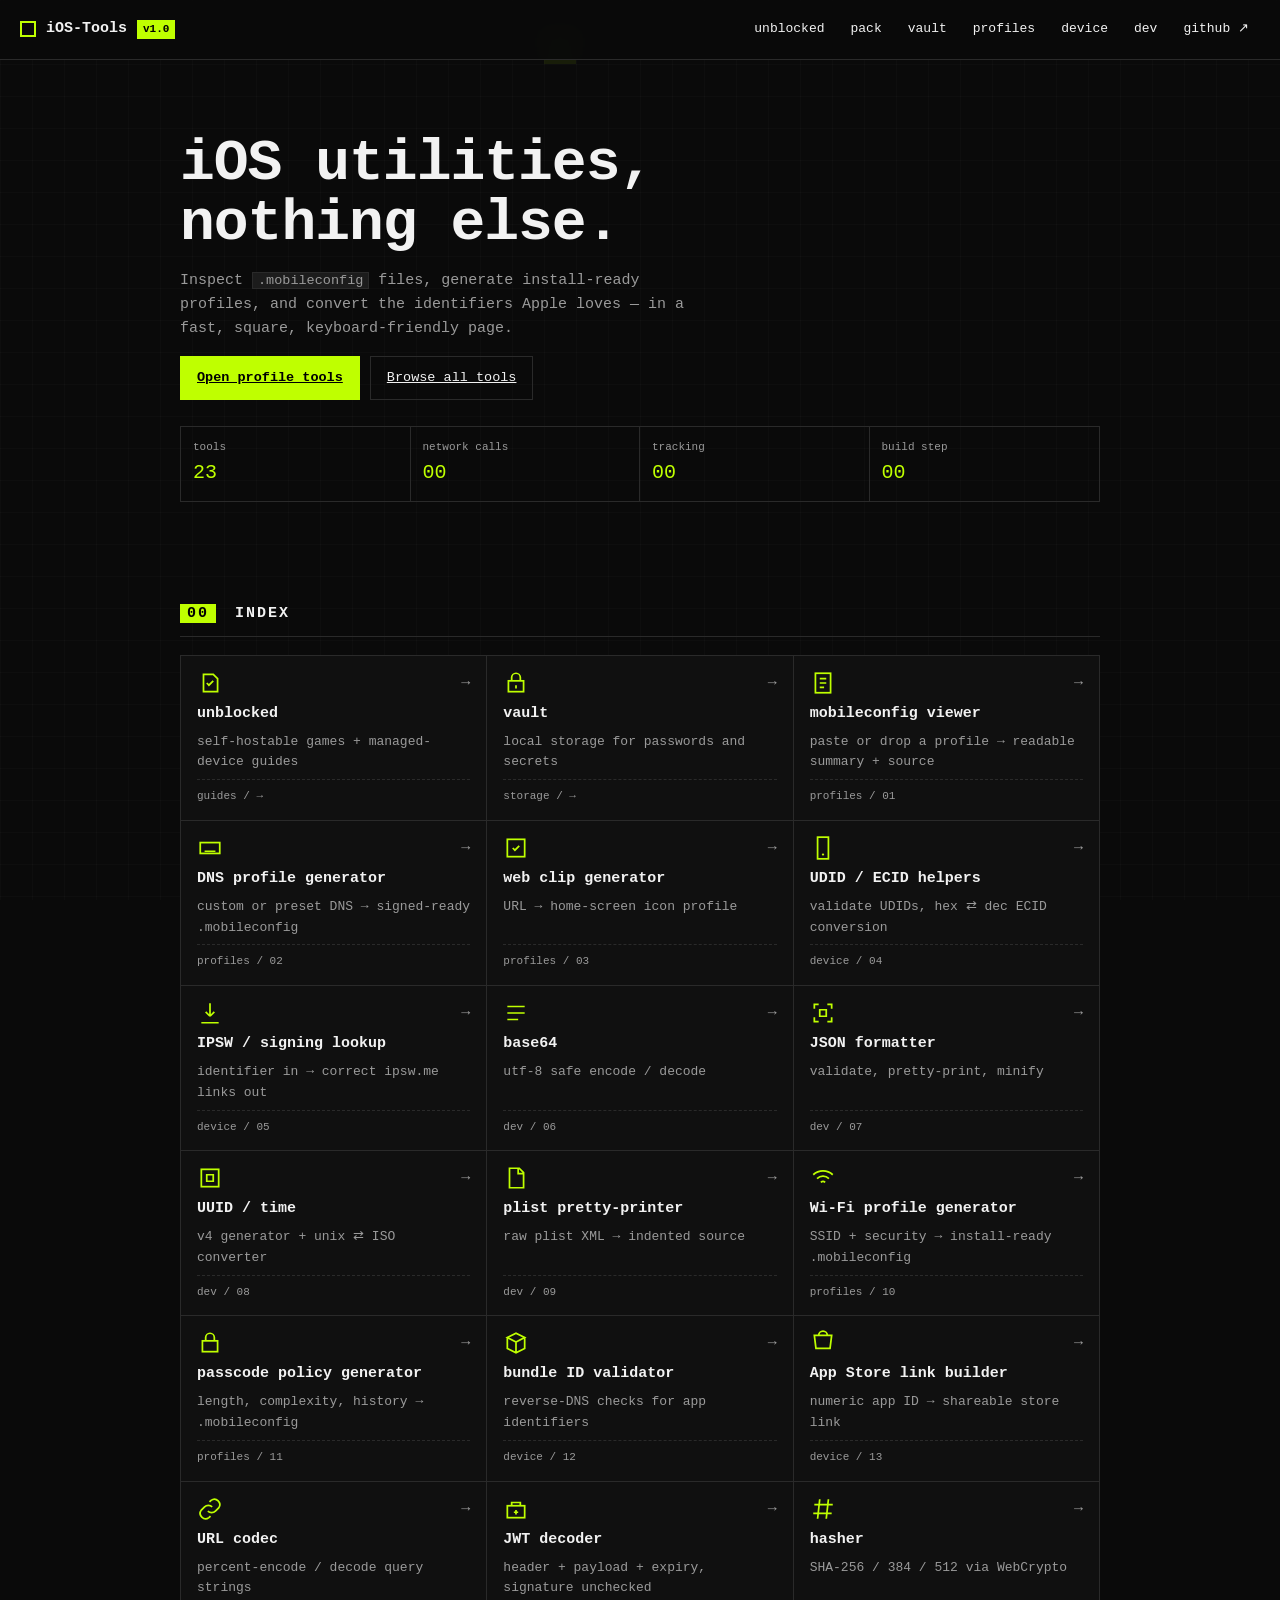
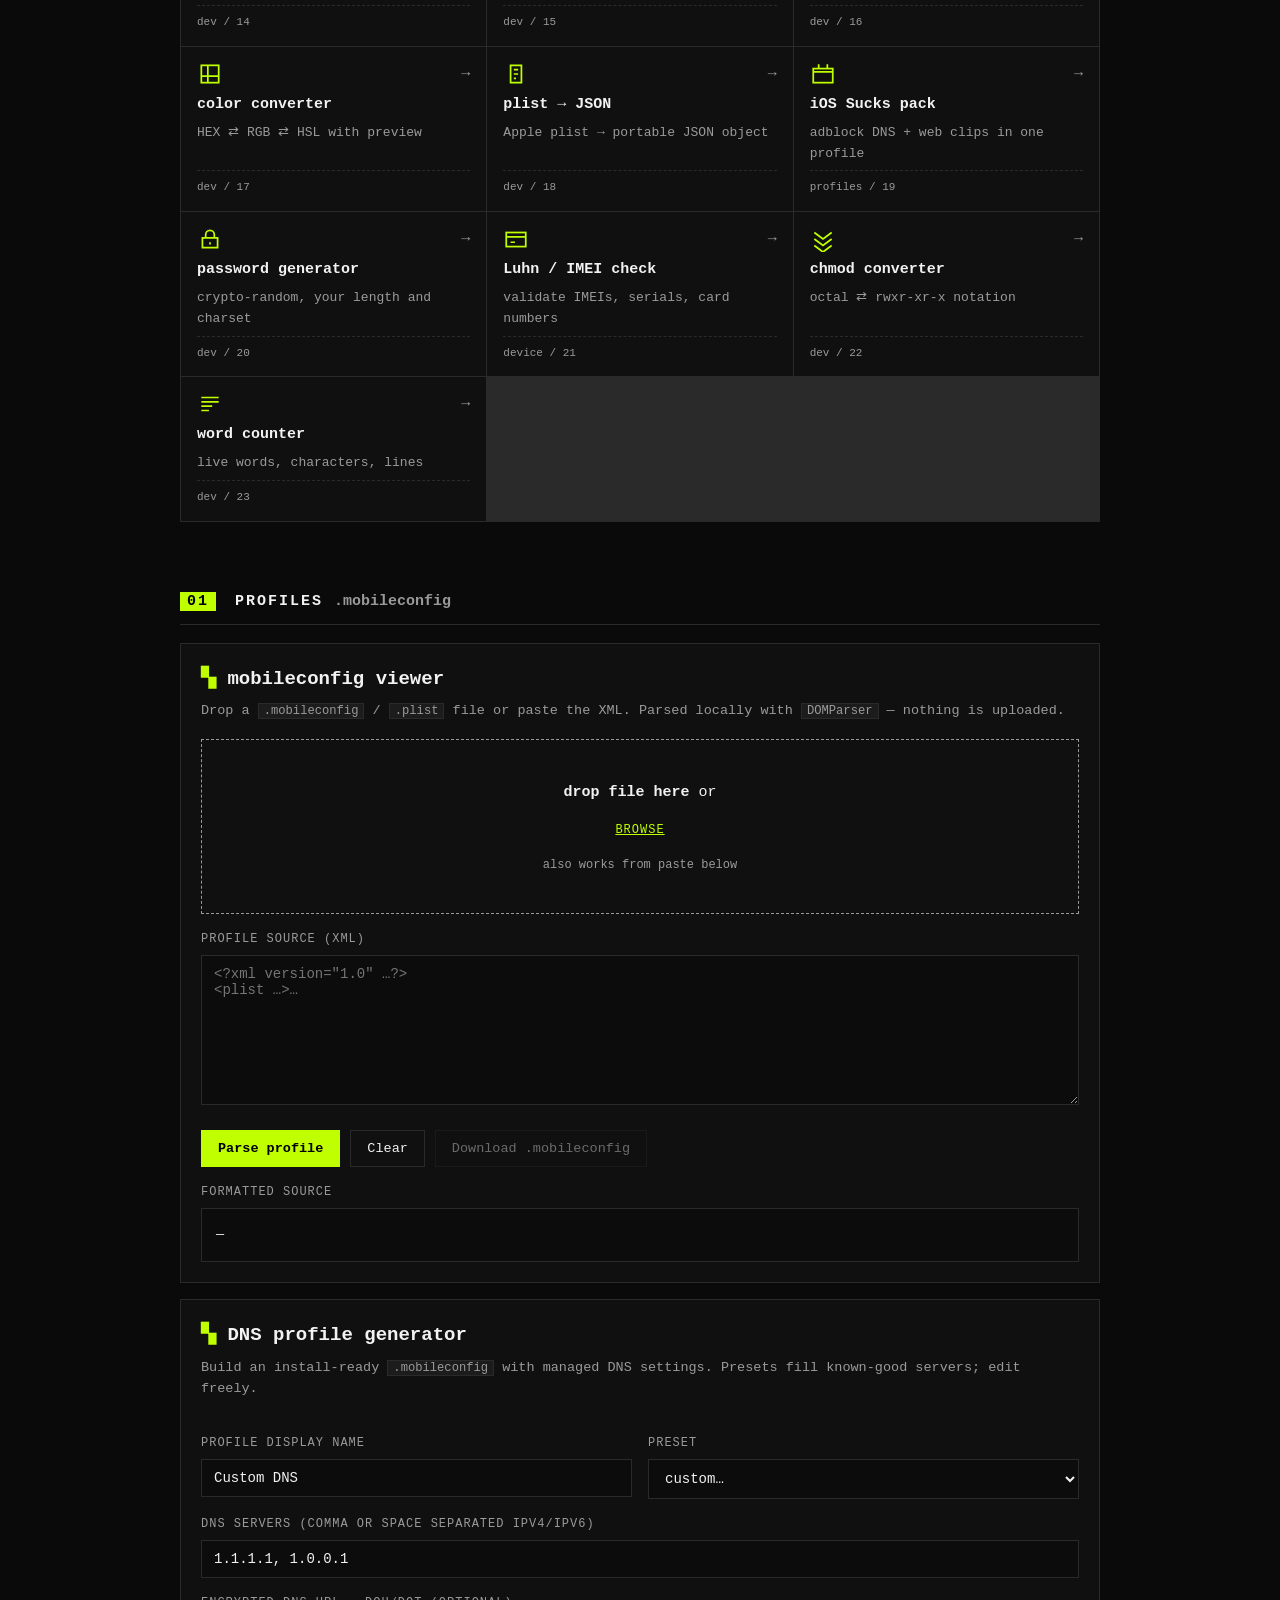
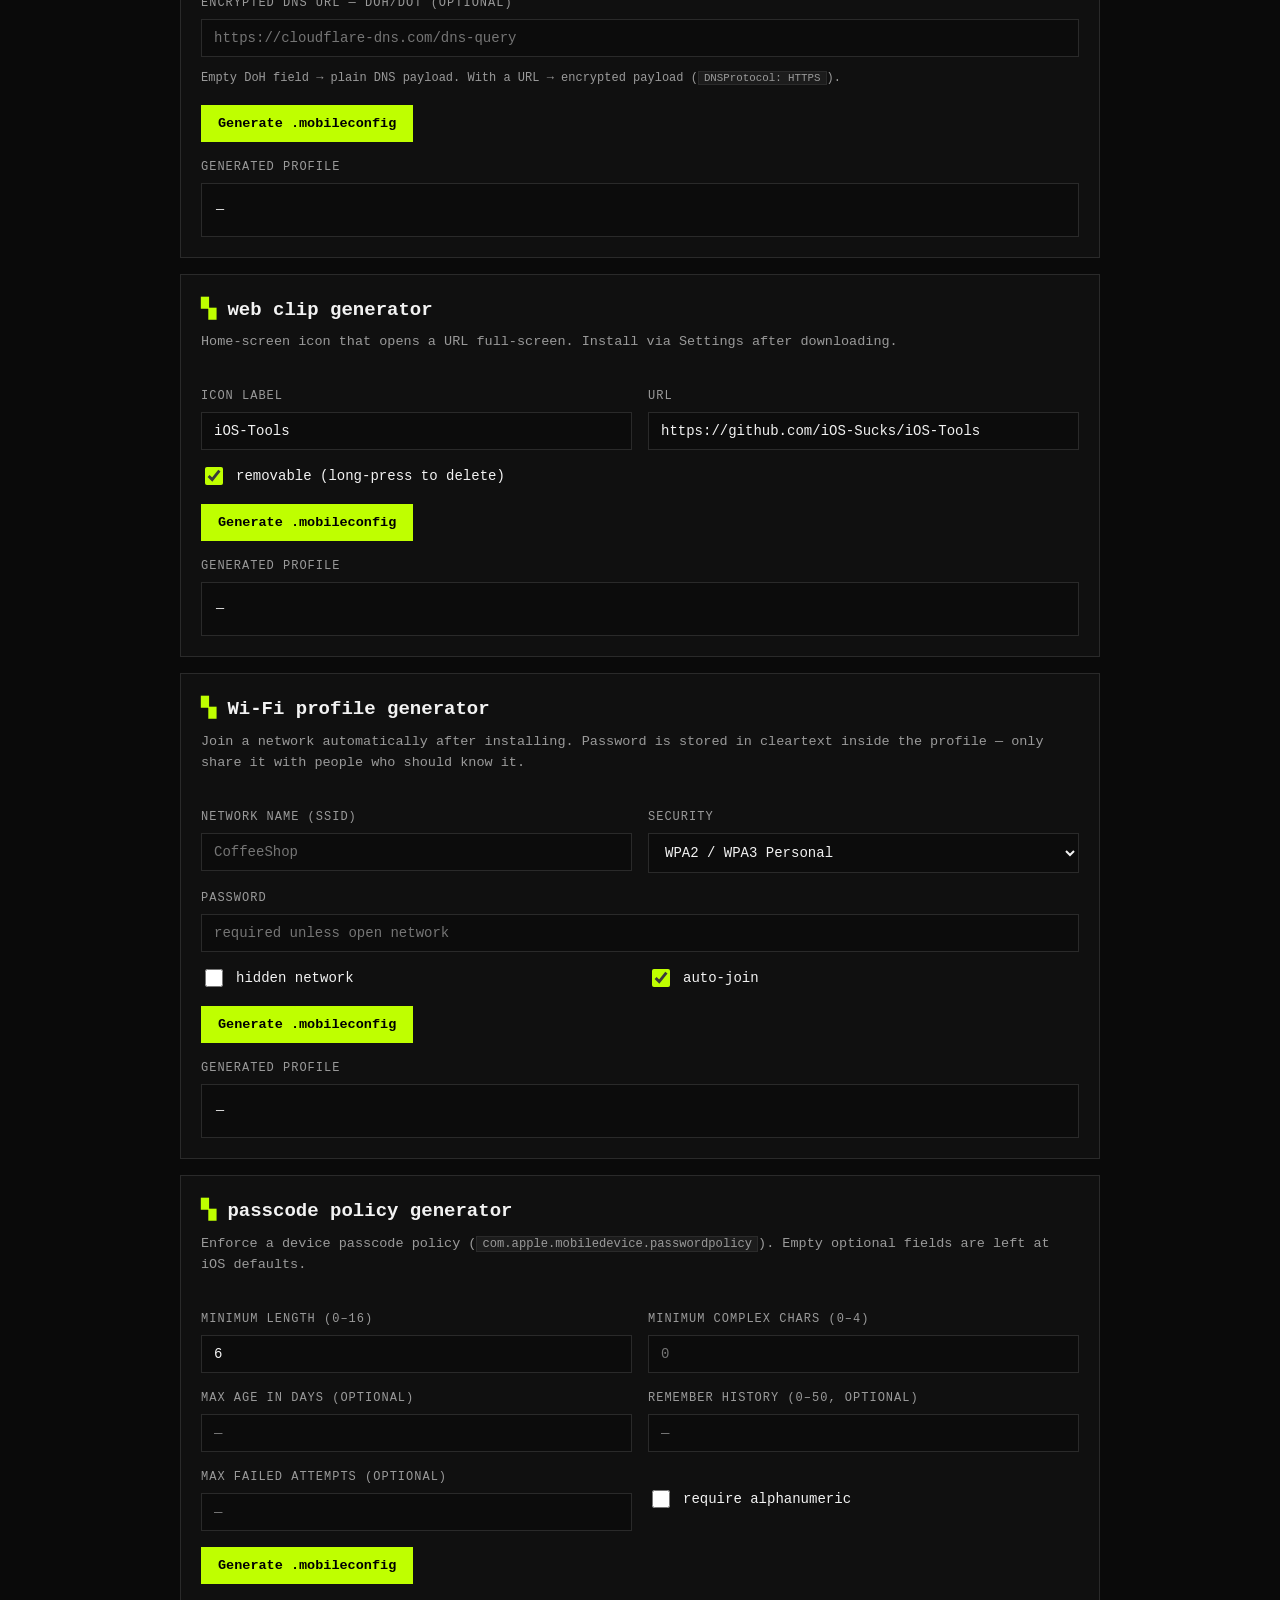
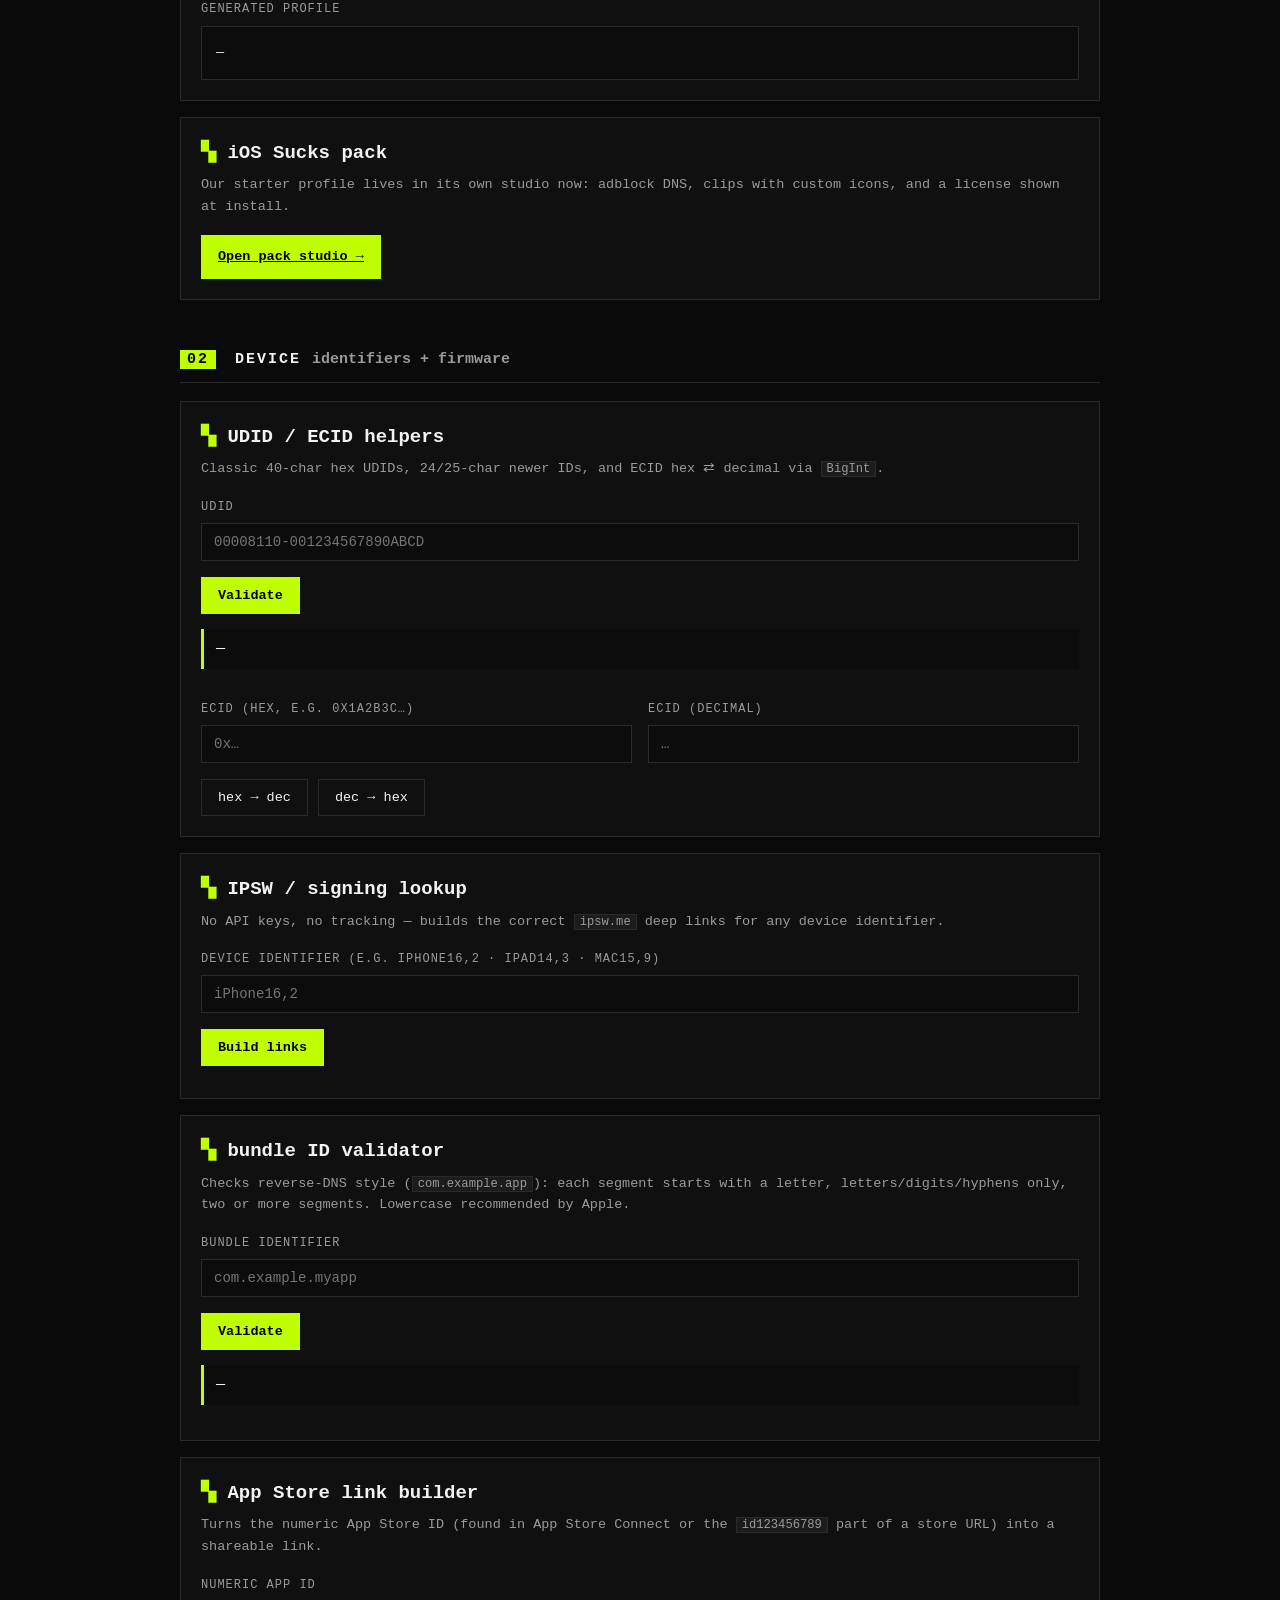
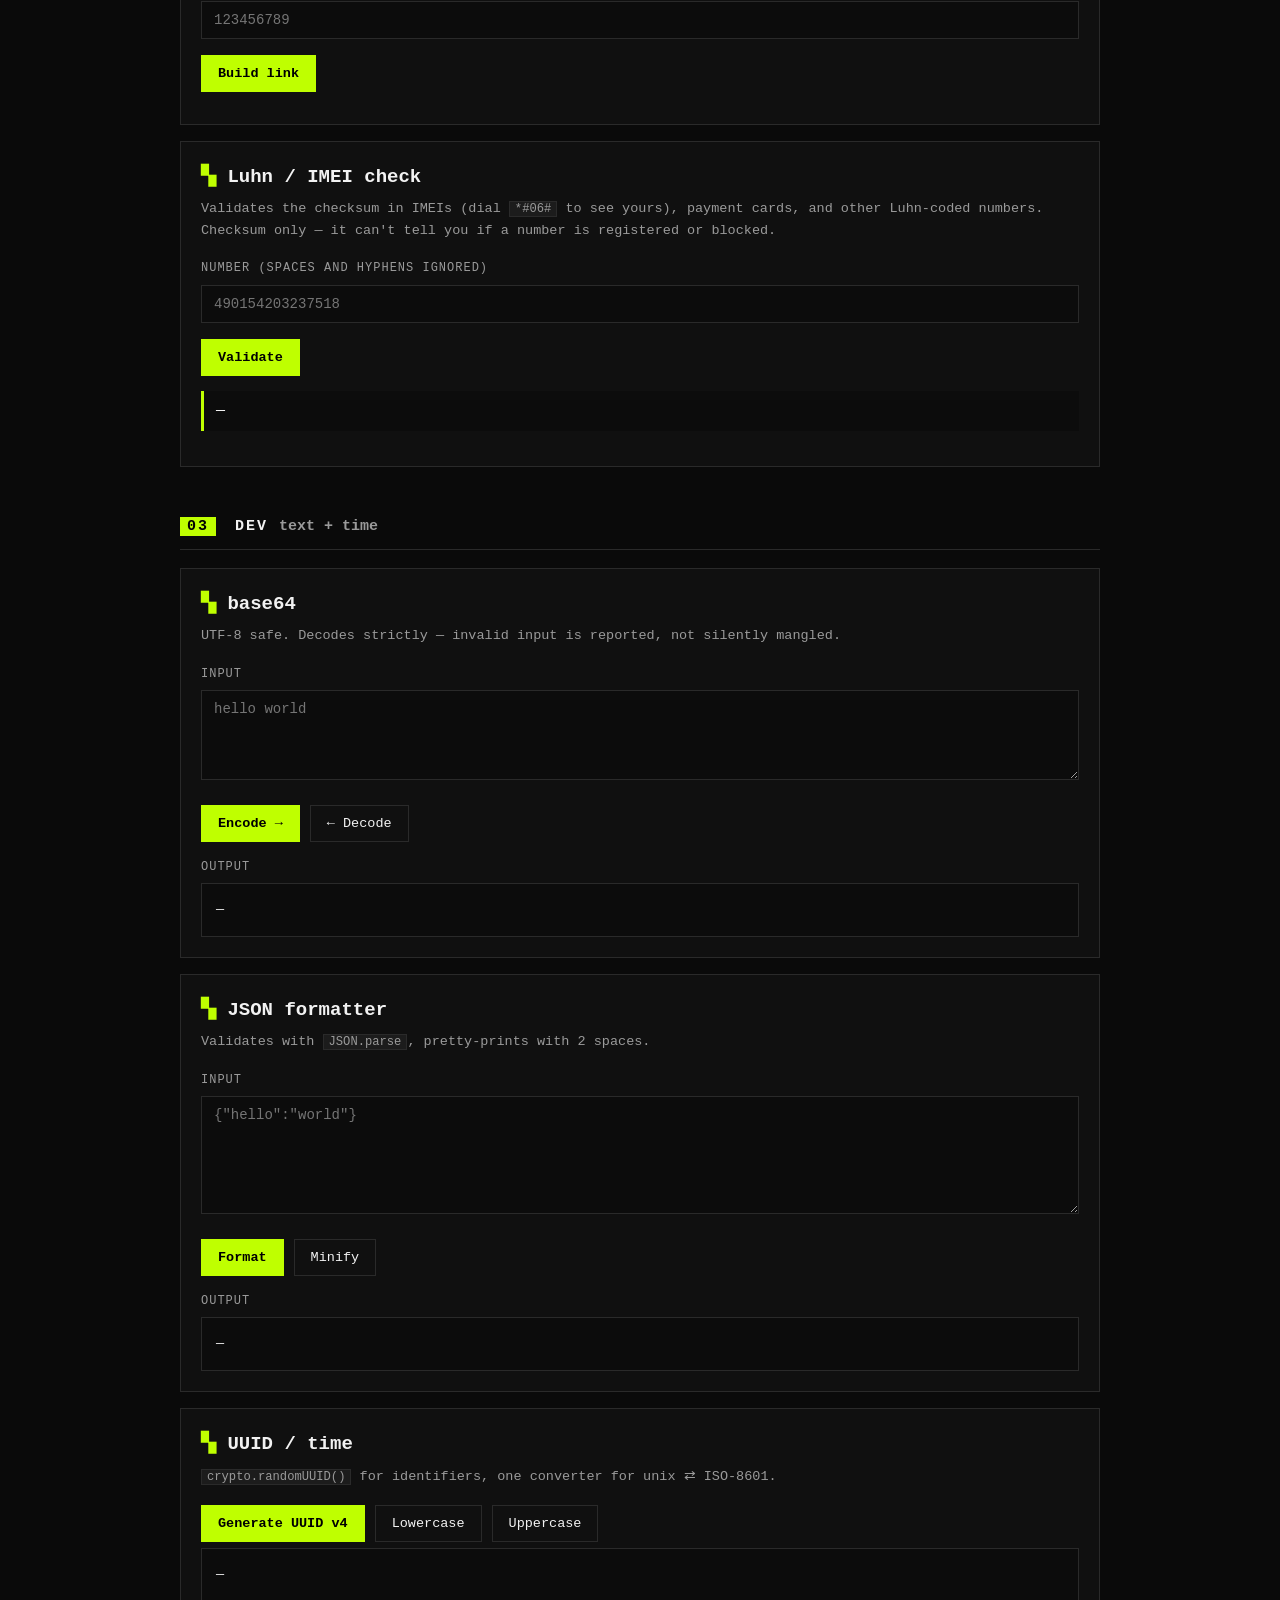
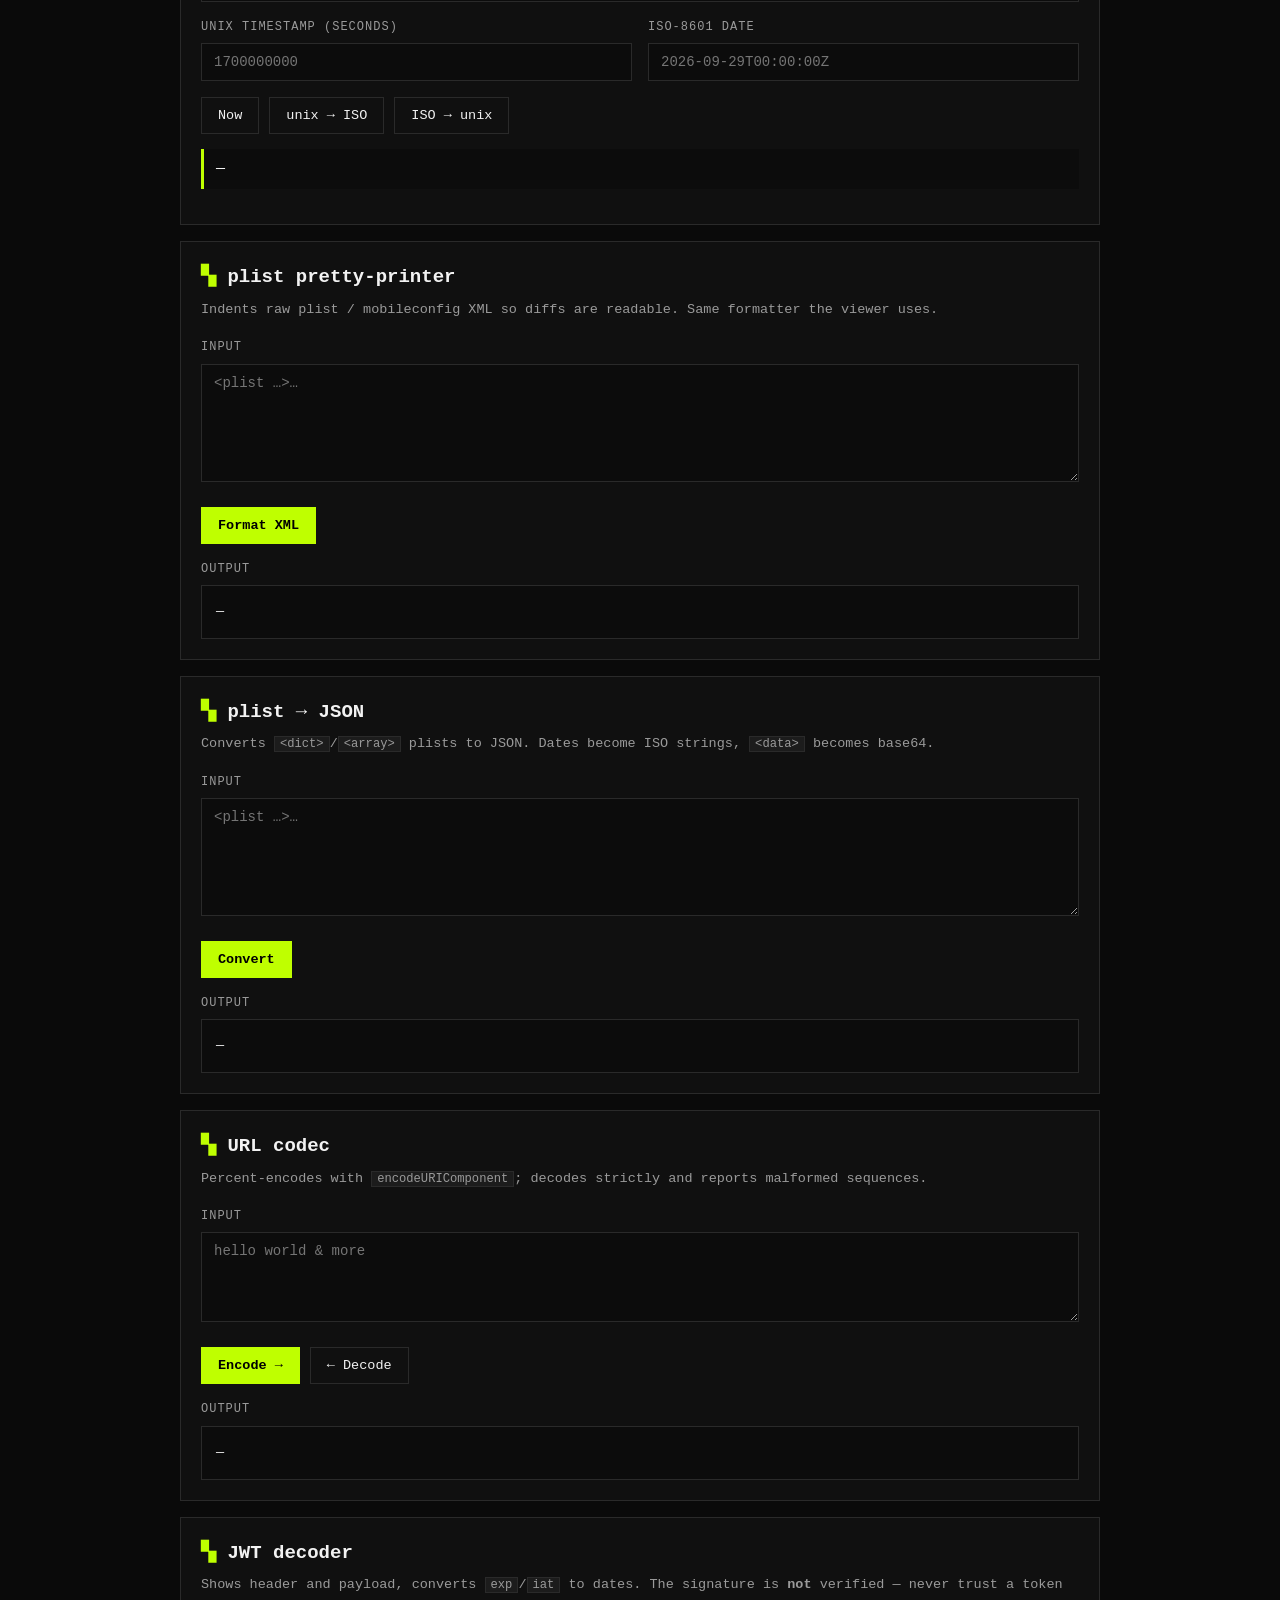
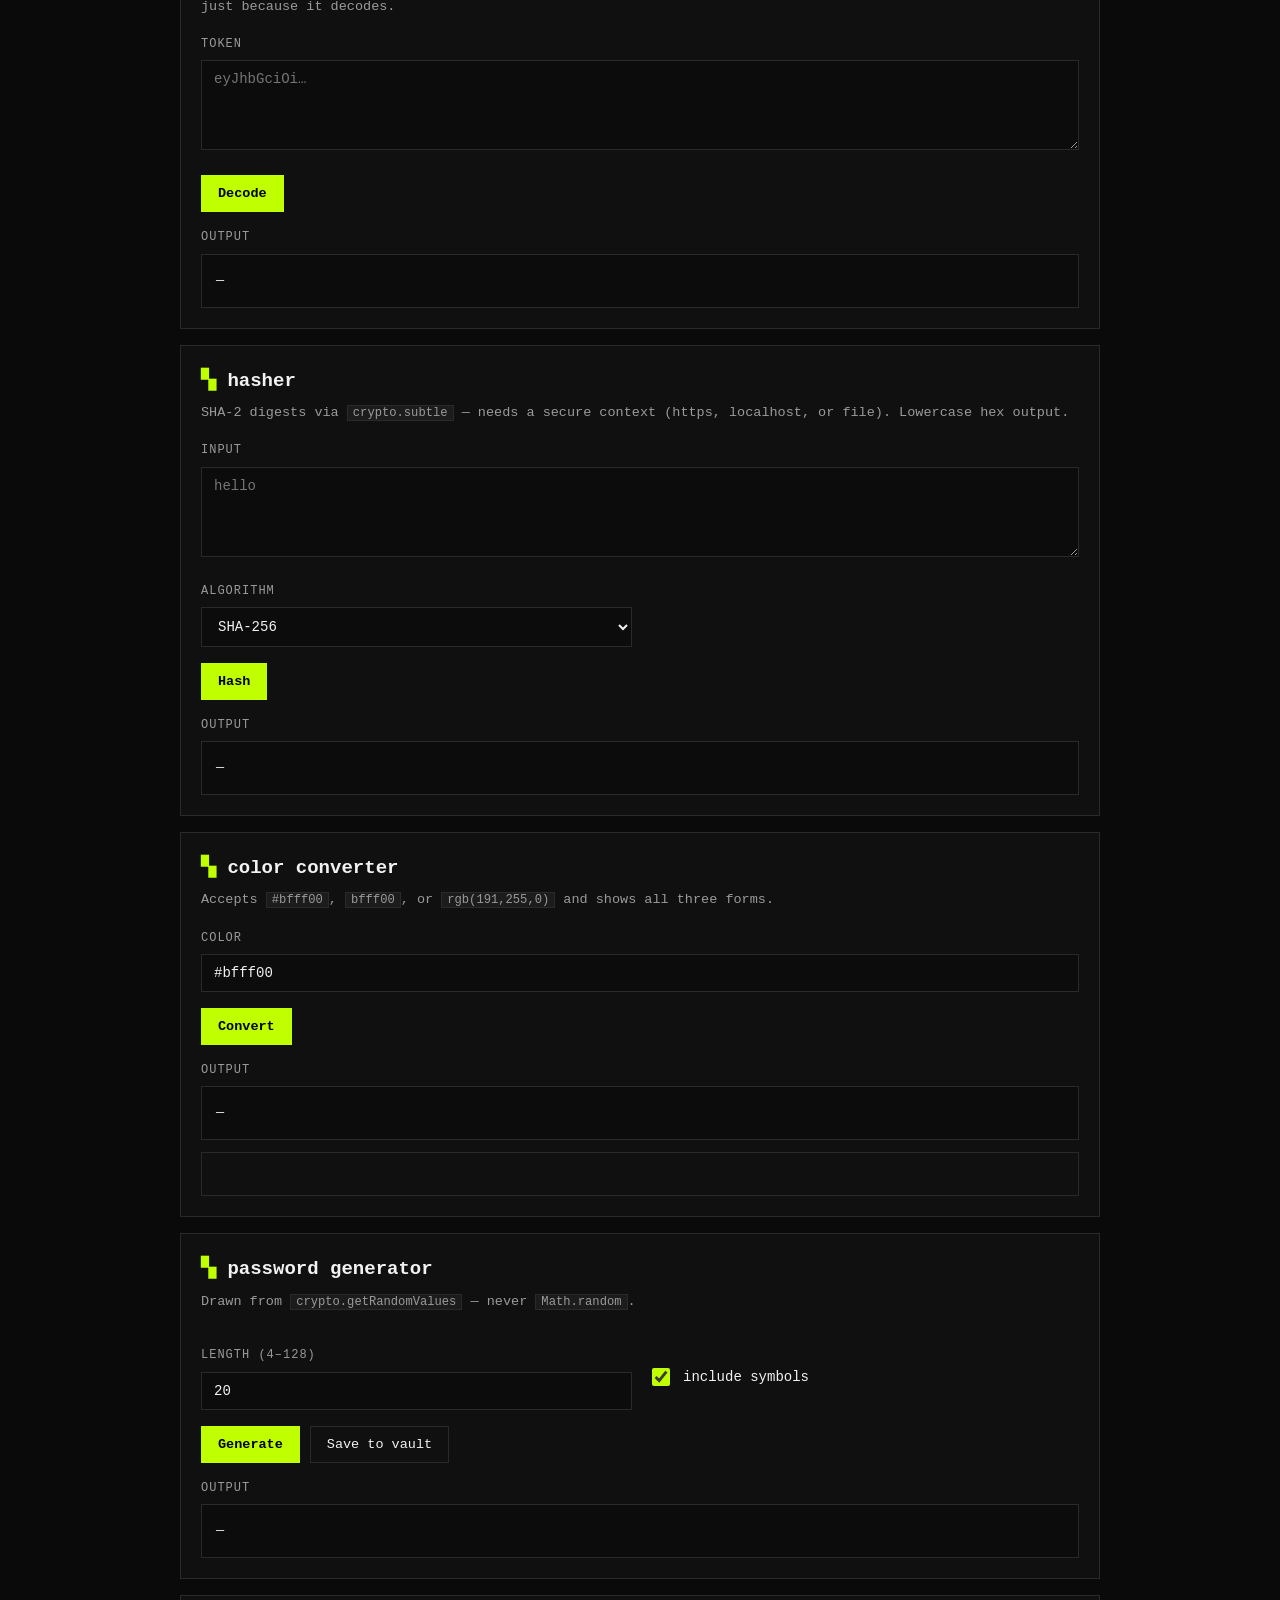
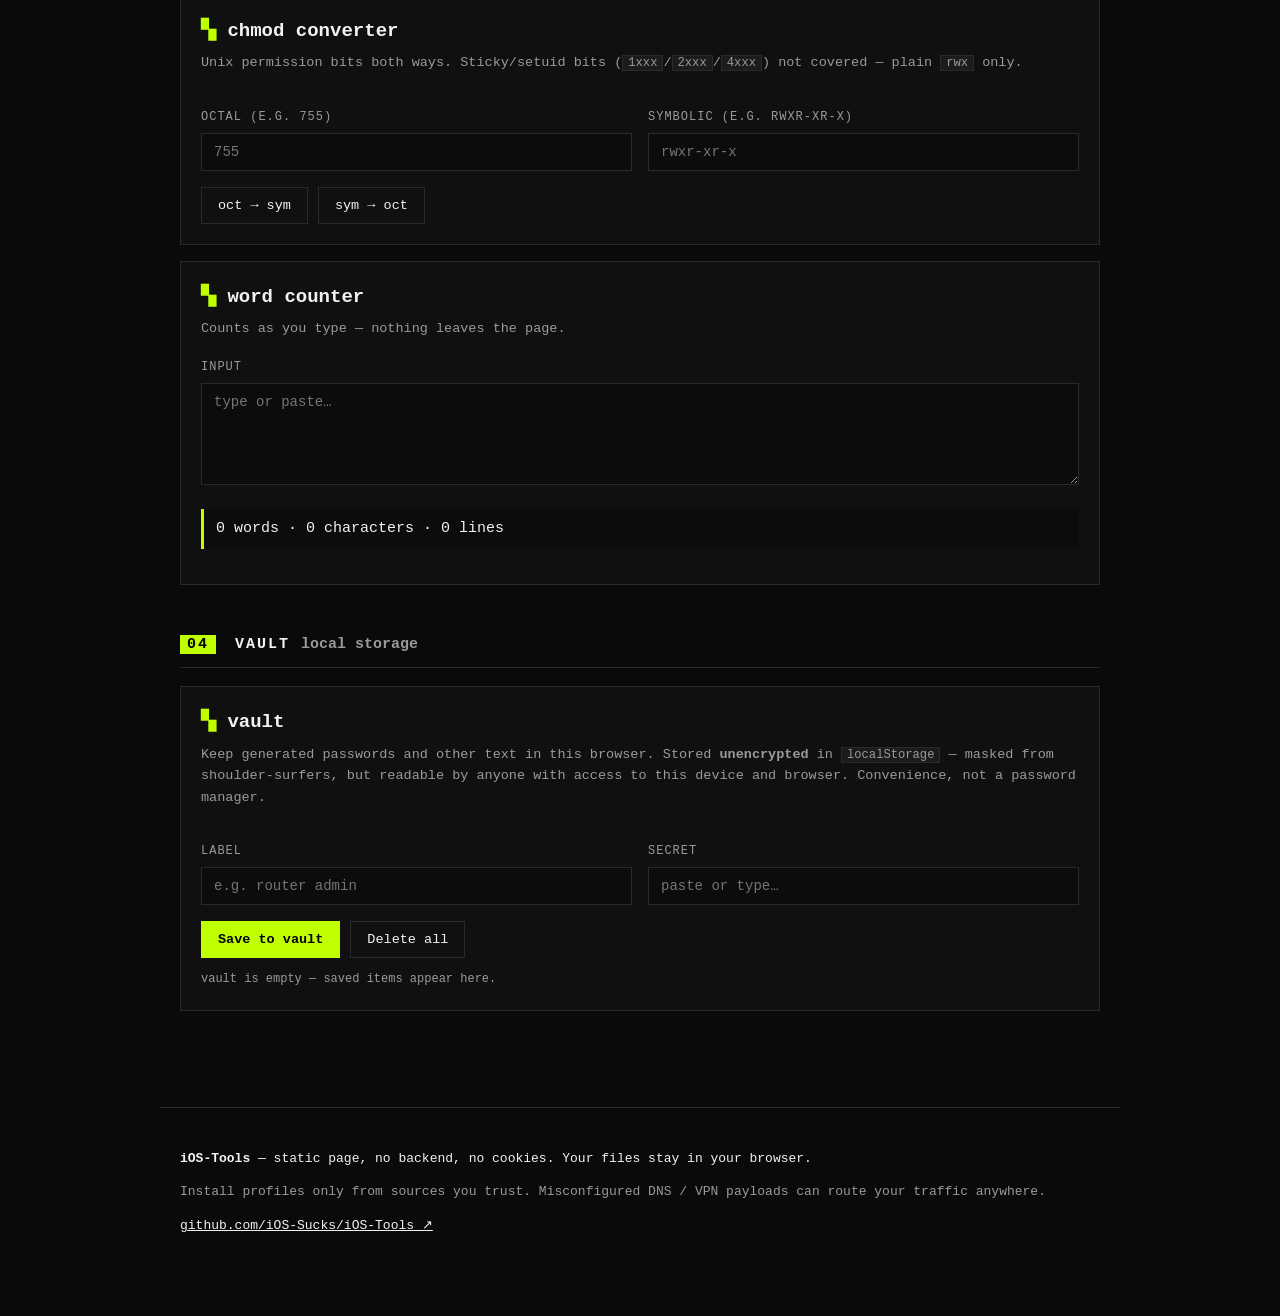
<file: index.html>
<!DOCTYPE html>
<html lang="en">
<head>
  <meta charset="UTF-8" />
  <meta name="viewport" content="width=device-width, initial-scale=1.0" />
  <title>iOS-Tools — minimal utilities for iOS</title>
  <meta name="description" content="Minimal black-and-white utilities for iOS: .mobileconfig viewer, profile generators, device helpers and dev tools. 100% client-side." />
  <link rel="stylesheet" href="styles.css" />
  <link rel="icon" href="data:image/svg+xml,%3Csvg xmlns='http://www.w3.org/2000/svg' viewBox='0 0 16 16'%3E%3Crect width='16' height='16' fill='%230a0a0a'/%3E%3Crect x='3' y='3' width='10' height='10' fill='none' stroke='%23bfff00' stroke-width='2'/%3E%3C/svg%3E" />
</head>
<body>
  <a class="skip" href="#tools">Skip to tools</a>

  <header class="topbar">
    <a class="brand" href="#top" aria-label="iOS-Tools home">
      <span class="brand-box" aria-hidden="true"></span>
      <span>iOS-Tools</span>
      <span class="brand-tag">v1.0</span>
    </a>
    <nav aria-label="Sections">
      <a href="unblocked.html">unblocked</a>
      <a href="pack.html">pack</a>
      <a href="#vault">vault</a>
      <a href="#profiles">profiles</a>
      <a href="#device">device</a>
      <a href="#dev">dev</a>
      <a href="https://github.com/iOS-Sucks/iOS-Tools" target="_blank" rel="noopener">github ↗</a>
    </nav>
  </header>

  <main id="top">
    <!-- HERO -->
    <section class="hero">
      <h1>iOS utilities,<br />nothing else.</h1>
      <p class="lede">Inspect <code>.mobileconfig</code> files, generate install-ready profiles, and convert the identifiers Apple loves — in a fast, square, keyboard-friendly page.</p>
      <div class="hero-actions">
        <a class="btn primary" href="#profiles">Open profile tools</a>
        <a class="btn" href="#tools">Browse all tools</a>
      </div>
      <dl class="stats">
        <div><dt>tools</dt><dd>23</dd></div>
        <div><dt>network calls</dt><dd>00</dd></div>
        <div><dt>tracking</dt><dd>00</dd></div>
        <div><dt>build step</dt><dd>00</dd></div>
      </dl>
    </section>

    <!-- TOOL INDEX -->
    <section id="tools" class="index">
      <h2><span class="h-num">00</span> index</h2>
      <div class="grid cards">
        <a class="card reveal" href="unblocked.html">
          <svg viewBox="0 0 24 24" aria-hidden="true"><path d="M6 4h9l4 4v12H6zM9 12l2 2 4-4"/></svg>
          <strong>unblocked</strong><span>self-hostable games + managed-device guides</span><em>guides / →</em>
        </a>
        <a class="card reveal" href="#vault">
          <svg viewBox="0 0 24 24" aria-hidden="true"><rect x="5" y="10" width="14" height="10"/><path d="M8 10V7a4 4 0 018 0v3M12 14v3"/></svg>
          <strong>vault</strong><span>local storage for passwords and secrets</span><em>storage / →</em>
        </a>
        <a class="card reveal" href="#mc-view">
          <svg viewBox="0 0 24 24" aria-hidden="true"><rect x="5" y="3" width="14" height="18"/><path d="M9 8h6M9 12h6M9 16h4"/></svg>
          <strong>mobileconfig viewer</strong><span>paste or drop a profile → readable summary + source</span><em>profiles / 01</em>
        </a>
        <a class="card reveal" href="#dns-gen">
          <svg viewBox="0 0 24 24" aria-hidden="true"><rect x="3" y="7" width="18" height="10"/><path d="M7 11h.01M11 11h.01M15 11h.01M7 15h10"/></svg>
          <strong>DNS profile generator</strong><span>custom or preset DNS → signed-ready .mobileconfig</span><em>profiles / 02</em>
        </a>
        <a class="card reveal" href="#clip-gen">
          <svg viewBox="0 0 24 24" aria-hidden="true"><rect x="4" y="4" width="16" height="16"/><path d="M9 12l2 2 4-4"/></svg>
          <strong>web clip generator</strong><span>URL → home-screen icon profile</span><em>profiles / 03</em>
        </a>
        <a class="card reveal" href="#udid">
          <svg viewBox="0 0 24 24" aria-hidden="true"><rect x="7" y="2" width="10" height="20"/><path d="M11 18h2"/></svg>
          <strong>UDID / ECID helpers</strong><span>validate UDIDs, hex ⇄ dec ECID conversion</span><em>device / 04</em>
        </a>
        <a class="card reveal" href="#ipsw">
          <svg viewBox="0 0 24 24" aria-hidden="true"><path d="M12 3v12m0 0l-4-4m4 4l4-4M4 21h16"/></svg>
          <strong>IPSW / signing lookup</strong><span>identifier in → correct ipsw.me links out</span><em>device / 05</em>
        </a>
        <a class="card reveal" href="#b64">
          <svg viewBox="0 0 24 24" aria-hidden="true"><path d="M4 6h16M4 12h16M4 18h10"/></svg>
          <strong>base64</strong><span>utf-8 safe encode / decode</span><em>dev / 06</em>
        </a>
        <a class="card reveal" href="#jsonfmt">
          <svg viewBox="0 0 24 24" aria-hidden="true"><path d="M8 4H4v4M16 4h4v4M8 20H4v-4M16 20h4v-4M9 9h6v6H9z"/></svg>
          <strong>JSON formatter</strong><span>validate, pretty-print, minify</span><em>dev / 07</em>
        </a>
        <a class="card reveal" href="#uuid">
          <svg viewBox="0 0 24 24" aria-hidden="true"><rect x="4" y="4" width="16" height="16"/><path d="M9 9h6v6H9z"/></svg>
          <strong>UUID / time</strong><span>v4 generator + unix ⇄ ISO converter</span><em>dev / 08</em>
        </a>
        <a class="card reveal" href="#plist">
          <svg viewBox="0 0 24 24" aria-hidden="true"><path d="M6 3h9l4 4v14H6zM14 3v5h5"/></svg>
          <strong>plist pretty-printer</strong><span>raw plist XML → indented source</span><em>dev / 09</em>
        </a>
        <a class="card reveal" href="#wifi-gen">
          <svg viewBox="0 0 24 24" aria-hidden="true"><path d="M3 9a13 13 0 0118 0M6.5 12.5a8 8 0 0111 0M10 16a3 3 0 014 0M12 19h.01"/></svg>
          <strong>Wi-Fi profile generator</strong><span>SSID + security → install-ready .mobileconfig</span><em>profiles / 10</em>
        </a>
        <a class="card reveal" href="#pw-gen">
          <svg viewBox="0 0 24 24" aria-hidden="true"><rect x="5" y="10" width="14" height="10"/><path d="M8 10V7a4 4 0 018 0v3"/></svg>
          <strong>passcode policy generator</strong><span>length, complexity, history → .mobileconfig</span><em>profiles / 11</em>
        </a>
        <a class="card reveal" href="#bundle">
          <svg viewBox="0 0 24 24" aria-hidden="true"><path d="M4 7l8-4 8 4-8 4zM4 7v10l8 4 8-4V7M12 11v9"/></svg>
          <strong>bundle ID validator</strong><span>reverse-DNS checks for app identifiers</span><em>device / 12</em>
        </a>
        <a class="card reveal" href="#store">
          <svg viewBox="0 0 24 24" aria-hidden="true"><path d="M4 5h16l-1.5 12h-13zM8 5a4 4 0 018 0"/></svg>
          <strong>App Store link builder</strong><span>numeric app ID → shareable store link</span><em>device / 13</em>
        </a>
        <a class="card reveal" href="#urlcodec">
          <svg viewBox="0 0 24 24" aria-hidden="true"><path d="M10 14a5 5 0 007 0l3-3a5 5 0 00-7-7l-1.5 1.5M14 10a5 5 0 00-7 0l-3 3a5 5 0 007 7l1.5-1.5"/></svg>
          <strong>URL codec</strong><span>percent-encode / decode query strings</span><em>dev / 14</em>
        </a>
        <a class="card reveal" href="#jwt">
          <svg viewBox="0 0 24 24" aria-hidden="true"><rect x="4" y="9" width="16" height="11"/><path d="M8 9V6h8v3M12 13v4M10 15h4"/></svg>
          <strong>JWT decoder</strong><span>header + payload + expiry, signature unchecked</span><em>dev / 15</em>
        </a>
        <a class="card reveal" href="#hash">
          <svg viewBox="0 0 24 24" aria-hidden="true"><path d="M9 3L7 21M17 3l-2 18M4 8h17M3 16h17"/></svg>
          <strong>hasher</strong><span>SHA-256 / 384 / 512 via WebCrypto</span><em>dev / 16</em>
        </a>
        <a class="card reveal" href="#color">
          <svg viewBox="0 0 24 24" aria-hidden="true"><rect x="4" y="4" width="16" height="16"/><path d="M4 14h16M10 4v16"/></svg>
          <strong>color converter</strong><span>HEX ⇄ RGB ⇄ HSL with preview</span><em>dev / 17</em>
        </a>
        <a class="card reveal" href="#p2j">
          <svg viewBox="0 0 24 24" aria-hidden="true"><path d="M7 4h10v16H7zM10 8h4M10 12h4M10 16h2"/></svg>
          <strong>plist → JSON</strong><span>Apple plist → portable JSON object</span><em>dev / 18</em>
        </a>
        <a class="card reveal" href="pack.html">
          <svg viewBox="0 0 24 24" aria-hidden="true"><rect x="3" y="7" width="18" height="13"/><path d="M3 10h18M8 3v4M16 3v4"/></svg>
          <strong>iOS Sucks pack</strong><span>adblock DNS + web clips in one profile</span><em>profiles / 19</em>
        </a>
        <a class="card reveal" href="#passgen">
          <svg viewBox="0 0 24 24" aria-hidden="true"><path d="M5 11h14v9H5zM8 11V8a4 4 0 018 0v3M12 15v2"/></svg>
          <strong>password generator</strong><span>crypto-random, your length and charset</span><em>dev / 20</em>
        </a>
        <a class="card reveal" href="#luhn">
          <svg viewBox="0 0 24 24" aria-hidden="true"><rect x="3" y="6" width="18" height="13"/><path d="M3 10h18M7 15h4"/></svg>
          <strong>Luhn / IMEI check</strong><span>validate IMEIs, serials, card numbers</span><em>device / 21</em>
        </a>
        <a class="card reveal" href="#chmod">
          <svg viewBox="0 0 24 24" aria-hidden="true"><path d="M4 6l8 6 8-6M4 12l8 6 8-6M4 18l8 6 8-6"/></svg>
          <strong>chmod converter</strong><span>octal ⇄ rwxr-xr-x notation</span><em>dev / 22</em>
        </a>
        <a class="card reveal" href="#count">
          <svg viewBox="0 0 24 24" aria-hidden="true"><path d="M4 6h16M4 10h16M4 14h10M4 18h7"/></svg>
          <strong>word counter</strong><span>live words, characters, lines</span><em>dev / 23</em>
        </a>
      </div>
    </section>

    <!-- PROFILES -->
    <section id="profiles" class="section">
      <h2><span class="h-num">01</span> profiles <span class="h-sub">.mobileconfig</span></h2>

      <article id="mc-view" class="panel reveal">
        <header><h3>mobileconfig viewer</h3><p>Drop a <code>.mobileconfig</code> / <code>.plist</code> file or paste the XML. Parsed locally with <code>DOMParser</code> — nothing is uploaded.</p></header>
        <div id="mc-drop" class="drop" tabindex="0" role="button" aria-label="Drop a mobileconfig file or press Enter to browse">
          <p><strong>drop file here</strong> or <label class="linklike" for="mc-file">browse<input id="mc-file" type="file" accept=".mobileconfig,.plist,.xml,text/xml" hidden /></label></p>
          <p class="dim small">also works from paste below</p>
        </div>
        <label for="mc-in">profile source (xml)</label>
        <textarea id="mc-in" rows="8" spellcheck="false" placeholder="&lt;?xml version=&quot;1.0&quot; …?&gt;&#10;&lt;plist …&gt;…"></textarea>
        <div class="row">
          <button class="btn primary" id="mc-parse" type="button">Parse profile</button>
          <button class="btn" id="mc-clear" type="button">Clear</button>
          <button class="btn" id="mc-download" type="button" disabled>Download .mobileconfig</button>
        </div>
        <p id="mc-err" class="err" role="alert" aria-live="assertive"></p>
        <div id="mc-summary" class="summary" aria-live="polite"></div>
        <label for="mc-out">formatted source</label>
        <pre class="out"><code id="mc-out">—</code></pre>
      </article>

      <article id="dns-gen" class="panel reveal">
        <header><h3>DNS profile generator</h3><p>Build an install-ready <code>.mobileconfig</code> with managed DNS settings. Presets fill known-good servers; edit freely.</p></header>
        <div class="formgrid">
          <div>
            <label for="dns-name">profile display name</label>
            <input id="dns-name" type="text" value="Custom DNS" maxlength="80" autocomplete="off" />
          </div>
          <div>
            <label for="dns-preset">preset</label>
            <select id="dns-preset">
              <option value="custom">custom…</option>
              <option value="1.1.1.1,1.0.0.1">Cloudflare — 1.1.1.1</option>
              <option value="9.9.9.9,149.112.112.112">Quad9 — 9.9.9.9</option>
              <option value="94.140.14.14,94.140.15.15">AdGuard — 94.140.14.14</option>
              <option value="8.8.8.8,8.8.4.4">Google — 8.8.8.8</option>
            </select>
          </div>
        </div>
        <label for="dns-servers">DNS servers (comma or space separated IPv4/IPv6)</label>
        <input id="dns-servers" type="text" value="1.1.1.1, 1.0.0.1" autocomplete="off" spellcheck="false" />
        <label for="dns-doh">encrypted DNS URL — DoH/DoT (optional)</label>
        <input id="dns-doh" type="url" placeholder="https://cloudflare-dns.com/dns-query" autocomplete="off" spellcheck="false" />
        <p class="dim small">Empty DoH field → plain DNS payload. With a URL → encrypted payload (<code>DNSProtocol: HTTPS</code>).</p>
        <div class="row">
          <button class="btn primary" id="dns-build" type="button">Generate .mobileconfig</button>
        </div>
        <p id="dns-err" class="err" role="alert" aria-live="assertive"></p>
        <label for="dns-out">generated profile</label>
        <pre class="out"><code id="dns-out">—</code></pre>
      </article>

      <article id="clip-gen" class="panel reveal">
        <header><h3>web clip generator</h3><p>Home-screen icon that opens a URL full-screen. Install via Settings after downloading.</p></header>
        <div class="formgrid">
          <div>
            <label for="clip-label">icon label</label>
            <input id="clip-label" type="text" value="iOS-Tools" maxlength="40" autocomplete="off" />
          </div>
          <div>
            <label for="clip-url">URL</label>
            <input id="clip-url" type="url" value="https://github.com/iOS-Sucks/iOS-Tools" autocomplete="off" spellcheck="false" />
          </div>
        </div>
        <div class="checkrow">
          <input id="clip-removable" type="checkbox" checked />
          <label for="clip-removable">removable (long-press to delete)</label>
        </div>
        <div class="row">
          <button class="btn primary" id="clip-build" type="button">Generate .mobileconfig</button>
        </div>
        <p id="clip-err" class="err" role="alert" aria-live="assertive"></p>
        <label for="clip-out">generated profile</label>
        <pre class="out"><code id="clip-out">—</code></pre>
      </article>

      <article id="wifi-gen" class="panel reveal">
        <header><h3>Wi-Fi profile generator</h3><p>Join a network automatically after installing. Password is stored in cleartext inside the profile — only share it with people who should know it.</p></header>
        <div class="formgrid">
          <div>
            <label for="wifi-ssid">network name (SSID)</label>
            <input id="wifi-ssid" type="text" maxlength="32" autocomplete="off" spellcheck="false" placeholder="CoffeeShop" />
          </div>
          <div>
            <label for="wifi-sec">security</label>
            <select id="wifi-sec">
              <option value="WPA2">WPA2 / WPA3 Personal</option>
              <option value="WPA">WPA Personal</option>
              <option value="WEP">WEP (legacy)</option>
              <option value="None">Open (no password)</option>
            </select>
          </div>
        </div>
        <label for="wifi-pass">password</label>
        <input id="wifi-pass" type="text" autocomplete="off" spellcheck="false" placeholder="required unless open network" />
        <div class="formgrid">
          <div class="checkrow">
            <input id="wifi-hidden" type="checkbox" />
            <label for="wifi-hidden">hidden network</label>
          </div>
          <div class="checkrow">
            <input id="wifi-autojoin" type="checkbox" checked />
            <label for="wifi-autojoin">auto-join</label>
          </div>
        </div>
        <div class="row">
          <button class="btn primary" id="wifi-build" type="button">Generate .mobileconfig</button>
        </div>
        <p id="wifi-err" class="err" role="alert" aria-live="assertive"></p>
        <label for="wifi-out">generated profile</label>
        <pre class="out"><code id="wifi-out">—</code></pre>
      </article>

      <article id="pw-gen" class="panel reveal">
        <header><h3>passcode policy generator</h3><p>Enforce a device passcode policy (<code>com.apple.mobiledevice.passwordpolicy</code>). Empty optional fields are left at iOS defaults.</p></header>
        <div class="formgrid">
          <div>
            <label for="pw-minlen">minimum length (0–16)</label>
            <input id="pw-minlen" type="text" inputmode="numeric" autocomplete="off" value="6" />
          </div>
          <div>
            <label for="pw-complex">minimum complex chars (0–4)</label>
            <input id="pw-complex" type="text" inputmode="numeric" autocomplete="off" placeholder="0" />
          </div>
        </div>
        <div class="formgrid">
          <div>
            <label for="pw-maxage">max age in days (optional)</label>
            <input id="pw-maxage" type="text" inputmode="numeric" autocomplete="off" placeholder="—" />
          </div>
          <div>
            <label for="pw-history">remember history (0–50, optional)</label>
            <input id="pw-history" type="text" inputmode="numeric" autocomplete="off" placeholder="—" />
          </div>
        </div>
        <div class="formgrid">
          <div>
            <label for="pw-maxfail">max failed attempts (optional)</label>
            <input id="pw-maxfail" type="text" inputmode="numeric" autocomplete="off" placeholder="—" />
          </div>
          <div class="checkrow">
            <input id="pw-alphanum" type="checkbox" />
            <label for="pw-alphanum">require alphanumeric</label>
          </div>
        </div>
        <div class="row">
          <button class="btn primary" id="pw-build" type="button">Generate .mobileconfig</button>
        </div>
        <p id="pw-err" class="err" role="alert" aria-live="assertive"></p>
        <label for="pw-out">generated profile</label>
        <pre class="out"><code id="pw-out">—</code></pre>
      </article>

      <article id="pack" class="panel reveal">
        <header><h3>iOS Sucks pack</h3><p>Our starter profile lives in its own studio now: adblock DNS, clips with custom icons, and a license shown at install.</p></header>
        <div class="row">
          <a class="btn primary" href="pack.html">Open pack studio →</a>
        </div>
      </article>
    </section>

    <!-- DEVICE -->
    <section id="device" class="section">
      <h2><span class="h-num">02</span> device <span class="h-sub">identifiers + firmware</span></h2>

      <article id="udid" class="panel reveal">
        <header><h3>UDID / ECID helpers</h3><p>Classic 40-char hex UDIDs, 24/25-char newer IDs, and ECID hex ⇄ decimal via <code>BigInt</code>.</p></header>
        <label for="udid-in">UDID</label>
        <input id="udid-in" type="text" spellcheck="false" autocomplete="off" placeholder="00008110-001234567890ABCD" />
        <div class="row">
          <button class="btn primary" id="udid-check" type="button">Validate</button>
        </div>
        <p id="udid-out" class="result" aria-live="polite">—</p>
        <div class="formgrid">
          <div>
            <label for="ecid-hex">ECID (hex, e.g. 0x1A2B3C…)</label>
            <input id="ecid-hex" type="text" spellcheck="false" autocomplete="off" placeholder="0x…" />
          </div>
          <div>
            <label for="ecid-dec">ECID (decimal)</label>
            <input id="ecid-dec" type="text" spellcheck="false" autocomplete="off" inputmode="numeric" placeholder="…" />
          </div>
        </div>
        <div class="row">
          <button class="btn" id="ecid-to-dec" type="button">hex → dec</button>
          <button class="btn" id="ecid-to-hex" type="button">dec → hex</button>
        </div>
        <p id="ecid-err" class="err" role="alert" aria-live="assertive"></p>
      </article>

      <article id="ipsw" class="panel reveal">
        <header><h3>IPSW / signing lookup</h3><p>No API keys, no tracking — builds the correct <code>ipsw.me</code> deep links for any device identifier.</p></header>
        <label for="ipsw-id">device identifier (e.g. iPhone16,2 · iPad14,3 · Mac15,9)</label>
        <input id="ipsw-id" type="text" spellcheck="false" autocomplete="off" placeholder="iPhone16,2" />
        <div class="row">
          <button class="btn primary" id="ipsw-go" type="button">Build links</button>
        </div>
        <p id="ipsw-err" class="err" role="alert" aria-live="assertive"></p>
        <ul id="ipsw-out" class="links" aria-live="polite"></ul>
      </article>

      <article id="bundle" class="panel reveal">
        <header><h3>bundle ID validator</h3><p>Checks reverse-DNS style (<code>com.example.app</code>): each segment starts with a letter, letters/digits/hyphens only, two or more segments. Lowercase recommended by Apple.</p></header>
        <label for="bundle-in">bundle identifier</label>
        <input id="bundle-in" type="text" spellcheck="false" autocomplete="off" placeholder="com.example.myapp" />
        <div class="row">
          <button class="btn primary" id="bundle-check" type="button">Validate</button>
        </div>
        <p id="bundle-out" class="result" aria-live="polite">—</p>
      </article>

      <article id="store" class="panel reveal">
        <header><h3>App Store link builder</h3><p>Turns the numeric App Store ID (found in App Store Connect or the <code>id123456789</code> part of a store URL) into a shareable link.</p></header>
        <label for="store-id">numeric app ID</label>
        <input id="store-id" type="text" inputmode="numeric" autocomplete="off" spellcheck="false" placeholder="123456789" />
        <div class="row">
          <button class="btn primary" id="store-go" type="button">Build link</button>
        </div>
        <p id="store-err" class="err" role="alert" aria-live="assertive"></p>
        <ul id="store-out" class="links" aria-live="polite"></ul>
      </article>

      <article id="luhn" class="panel reveal">
        <header><h3>Luhn / IMEI check</h3><p>Validates the checksum in IMEIs (dial <code>*#06#</code> to see yours), payment cards, and other Luhn-coded numbers. Checksum only — it can't tell you if a number is registered or blocked.</p></header>
        <label for="luhn-in">number (spaces and hyphens ignored)</label>
        <input id="luhn-in" type="text" inputmode="numeric" autocomplete="off" spellcheck="false" placeholder="490154203237518" />
        <div class="row">
          <button class="btn primary" id="luhn-check" type="button">Validate</button>
        </div>
        <p id="luhn-out" class="result" aria-live="polite">—</p>
      </article>
    </section>

    <!-- DEV -->
    <section id="dev" class="section">
      <h2><span class="h-num">03</span> dev <span class="h-sub">text + time</span></h2>

      <article id="b64" class="panel reveal">
        <header><h3>base64</h3><p>UTF-8 safe. Decodes strictly — invalid input is reported, not silently mangled.</p></header>
        <label for="b64-in">input</label>
        <textarea id="b64-in" rows="4" spellcheck="false" placeholder="hello world"></textarea>
        <div class="row">
          <button class="btn primary" id="b64-enc" type="button">Encode →</button>
          <button class="btn" id="b64-dec" type="button">← Decode</button>
        </div>
        <p id="b64-err" class="err" role="alert" aria-live="assertive"></p>
        <label for="b64-out">output</label>
        <pre class="out"><code id="b64-out">—</code></pre>
      </article>

      <article id="jsonfmt" class="panel reveal">
        <header><h3>JSON formatter</h3><p>Validates with <code>JSON.parse</code>, pretty-prints with 2 spaces.</p></header>
        <label for="json-in">input</label>
        <textarea id="json-in" rows="6" spellcheck="false" placeholder='{"hello":"world"}'></textarea>
        <div class="row">
          <button class="btn primary" id="json-pretty" type="button">Format</button>
          <button class="btn" id="json-min" type="button">Minify</button>
        </div>
        <p id="json-err" class="err" role="alert" aria-live="assertive"></p>
        <label for="json-out">output</label>
        <pre class="out"><code id="json-out">—</code></pre>
      </article>

      <article id="uuid" class="panel reveal">
        <header><h3>UUID / time</h3><p><code>crypto.randomUUID()</code> for identifiers, one converter for unix ⇄ ISO-8601.</p></header>
        <div class="row">
          <button class="btn primary" id="uuid-gen" type="button">Generate UUID v4</button>
          <button class="btn" id="uuid-lower" type="button">Lowercase</button>
          <button class="btn" id="uuid-upper" type="button">Uppercase</button>
        </div>
        <pre class="out"><code id="uuid-out">—</code></pre>
        <div class="formgrid">
          <div>
            <label for="ts-in">unix timestamp (seconds)</label>
            <input id="ts-in" type="text" inputmode="numeric" autocomplete="off" placeholder="1700000000" />
          </div>
          <div>
            <label for="iso-in">ISO-8601 date</label>
            <input id="iso-in" type="text" autocomplete="off" spellcheck="false" placeholder="2026-09-29T00:00:00Z" />
          </div>
        </div>
        <div class="row">
          <button class="btn" id="ts-now" type="button">Now</button>
          <button class="btn" id="ts-to-iso" type="button">unix → ISO</button>
          <button class="btn" id="iso-to-ts" type="button">ISO → unix</button>
        </div>
        <p id="ts-err" class="err" role="alert" aria-live="assertive"></p>
        <p id="ts-out" class="result" aria-live="polite">—</p>
      </article>

      <article id="plist" class="panel reveal">
        <header><h3>plist pretty-printer</h3><p>Indents raw plist / mobileconfig XML so diffs are readable. Same formatter the viewer uses.</p></header>
        <label for="plist-in">input</label>
        <textarea id="plist-in" rows="6" spellcheck="false" placeholder="&lt;plist …&gt;…"></textarea>
        <div class="row">
          <button class="btn primary" id="plist-fmt" type="button">Format XML</button>
        </div>
        <p id="plist-err" class="err" role="alert" aria-live="assertive"></p>
        <label for="plist-out">output</label>
        <pre class="out"><code id="plist-out">—</code></pre>
      </article>

      <article id="p2j" class="panel reveal">
        <header><h3>plist → JSON</h3><p>Converts <code>&lt;dict&gt;</code>/<code>&lt;array&gt;</code> plists to JSON. Dates become ISO strings, <code>&lt;data&gt;</code> becomes base64.</p></header>
        <label for="p2j-in">input</label>
        <textarea id="p2j-in" rows="6" spellcheck="false" placeholder="&lt;plist …&gt;…"></textarea>
        <div class="row">
          <button class="btn primary" id="p2j-go" type="button">Convert</button>
        </div>
        <p id="p2j-err" class="err" role="alert" aria-live="assertive"></p>
        <label for="p2j-out">output</label>
        <pre class="out"><code id="p2j-out">—</code></pre>
      </article>

      <article id="urlcodec" class="panel reveal">
        <header><h3>URL codec</h3><p>Percent-encodes with <code>encodeURIComponent</code>; decodes strictly and reports malformed sequences.</p></header>
        <label for="url-in">input</label>
        <textarea id="url-in" rows="3" spellcheck="false" placeholder="hello world & more"></textarea>
        <div class="row">
          <button class="btn primary" id="url-enc" type="button">Encode →</button>
          <button class="btn" id="url-dec" type="button">← Decode</button>
        </div>
        <p id="url-err" class="err" role="alert" aria-live="assertive"></p>
        <label for="url-out">output</label>
        <pre class="out"><code id="url-out">—</code></pre>
      </article>

      <article id="jwt" class="panel reveal">
        <header><h3>JWT decoder</h3><p>Shows header and payload, converts <code>exp</code>/<code>iat</code> to dates. The signature is <strong>not</strong> verified — never trust a token just because it decodes.</p></header>
        <label for="jwt-in">token</label>
        <textarea id="jwt-in" rows="4" spellcheck="false" placeholder="eyJhbGciOi…"></textarea>
        <div class="row">
          <button class="btn primary" id="jwt-dec" type="button">Decode</button>
        </div>
        <p id="jwt-err" class="err" role="alert" aria-live="assertive"></p>
        <label for="jwt-out">output</label>
        <pre class="out"><code id="jwt-out">—</code></pre>
      </article>

      <article id="hash" class="panel reveal">
        <header><h3>hasher</h3><p>SHA-2 digests via <code>crypto.subtle</code> — needs a secure context (https, localhost, or file). Lowercase hex output.</p></header>
        <label for="hash-in">input</label>
        <textarea id="hash-in" rows="3" spellcheck="false" placeholder="hello"></textarea>
        <div class="formgrid">
          <div>
            <label for="hash-algo">algorithm</label>
            <select id="hash-algo">
              <option value="SHA-256">SHA-256</option>
              <option value="SHA-384">SHA-384</option>
              <option value="SHA-512">SHA-512</option>
            </select>
          </div>
        </div>
        <div class="row">
          <button class="btn primary" id="hash-go" type="button">Hash</button>
        </div>
        <p id="hash-err" class="err" role="alert" aria-live="assertive"></p>
        <label for="hash-out">output</label>
        <pre class="out"><code id="hash-out">—</code></pre>
      </article>

      <article id="color" class="panel reveal">
        <header><h3>color converter</h3><p>Accepts <code>#bfff00</code>, <code>bfff00</code>, or <code>rgb(191,255,0)</code> and shows all three forms.</p></header>
        <label for="color-hex">color</label>
        <input id="color-hex" type="text" spellcheck="false" autocomplete="off" value="#bfff00" />
        <div class="row">
          <button class="btn primary" id="color-convert" type="button">Convert</button>
        </div>
        <p id="color-err" class="err" role="alert" aria-live="assertive"></p>
        <label for="color-out">output</label>
        <pre class="out"><code id="color-out">—</code></pre>
        <div id="color-swatch" class="swatch" role="img" aria-label="Color preview"></div>
      </article>

      <article id="passgen" class="panel reveal">
        <header><h3>password generator</h3><p>Drawn from <code>crypto.getRandomValues</code> — never <code>Math.random</code>.</p></header>
        <div class="formgrid">
          <div>
            <label for="pass-len">length (4–128)</label>
            <input id="pass-len" type="text" inputmode="numeric" autocomplete="off" value="20" />
          </div>
          <div class="checkrow">
            <input id="pass-symbols" type="checkbox" checked />
            <label for="pass-symbols">include symbols</label>
          </div>
        </div>
        <div class="row">
          <button class="btn primary" id="pass-build" type="button">Generate</button>
          <button class="btn" id="pass-save" type="button">Save to vault</button>
        </div>
        <p id="pass-err" class="err" role="alert" aria-live="assertive"></p>
        <label for="pass-out">output</label>
        <pre class="out"><code id="pass-out">—</code></pre>
      </article>

      <article id="chmod" class="panel reveal">
        <header><h3>chmod converter</h3><p>Unix permission bits both ways. Sticky/setuid bits (<code>1xxx</code>/<code>2xxx</code>/<code>4xxx</code>) not covered — plain <code>rwx</code> only.</p></header>
        <div class="formgrid">
          <div>
            <label for="chmod-oct">octal (e.g. 755)</label>
            <input id="chmod-oct" type="text" inputmode="numeric" autocomplete="off" spellcheck="false" placeholder="755" />
          </div>
          <div>
            <label for="chmod-sym">symbolic (e.g. rwxr-xr-x)</label>
            <input id="chmod-sym" type="text" autocomplete="off" spellcheck="false" placeholder="rwxr-xr-x" />
          </div>
        </div>
        <div class="row">
          <button class="btn" id="chmod-to-sym" type="button">oct → sym</button>
          <button class="btn" id="chmod-to-oct" type="button">sym → oct</button>
        </div>
        <p id="chmod-err" class="err" role="alert" aria-live="assertive"></p>
      </article>

      <article id="count" class="panel reveal">
        <header><h3>word counter</h3><p>Counts as you type — nothing leaves the page.</p></header>
        <label for="count-in">input</label>
        <textarea id="count-in" rows="5" spellcheck="false" placeholder="type or paste…"></textarea>
        <p id="count-out" class="result" aria-live="polite">0 words · 0 characters · 0 lines</p>
      </article>
    </section>

    <!-- VAULT -->
    <section id="vault" class="section">
      <h2><span class="h-num">04</span> vault <span class="h-sub">local storage</span></h2>

      <article class="panel reveal">
        <header><h3>vault</h3><p>Keep generated passwords and other text in this browser. Stored <strong>unencrypted</strong> in <code>localStorage</code> — masked from shoulder-surfers, but readable by anyone with access to this device and browser. Convenience, not a password manager.</p></header>
        <div class="formgrid">
          <div>
            <label for="vault-label">label</label>
            <input id="vault-label" type="text" maxlength="60" autocomplete="off" placeholder="e.g. router admin" />
          </div>
          <div>
            <label for="vault-value">secret</label>
            <input id="vault-value" type="text" autocomplete="off" spellcheck="false" placeholder="paste or type…" />
          </div>
        </div>
        <div class="row">
          <button class="btn primary" id="vault-add" type="button">Save to vault</button>
          <button class="btn" id="vault-clear" type="button">Delete all</button>
        </div>
        <p id="vault-err" class="err" role="alert" aria-live="assertive"></p>
        <ul id="vault-list" class="vault-list" aria-live="polite"></ul>
      </article>
    </section>
  </main>

  <footer>
    <p><strong>iOS-Tools</strong> — static page, no backend, no cookies. Your files stay in your browser.</p>
    <p class="dim">Install profiles only from sources you trust. Misconfigured DNS / VPN payloads can route your traffic anywhere.</p>
    <p><a href="https://github.com/iOS-Sucks/iOS-Tools" target="_blank" rel="noopener">github.com/iOS-Sucks/iOS-Tools ↗</a></p>
  </footer>

  <script src="app.js" defer></script>
</body>
</html>
</file>
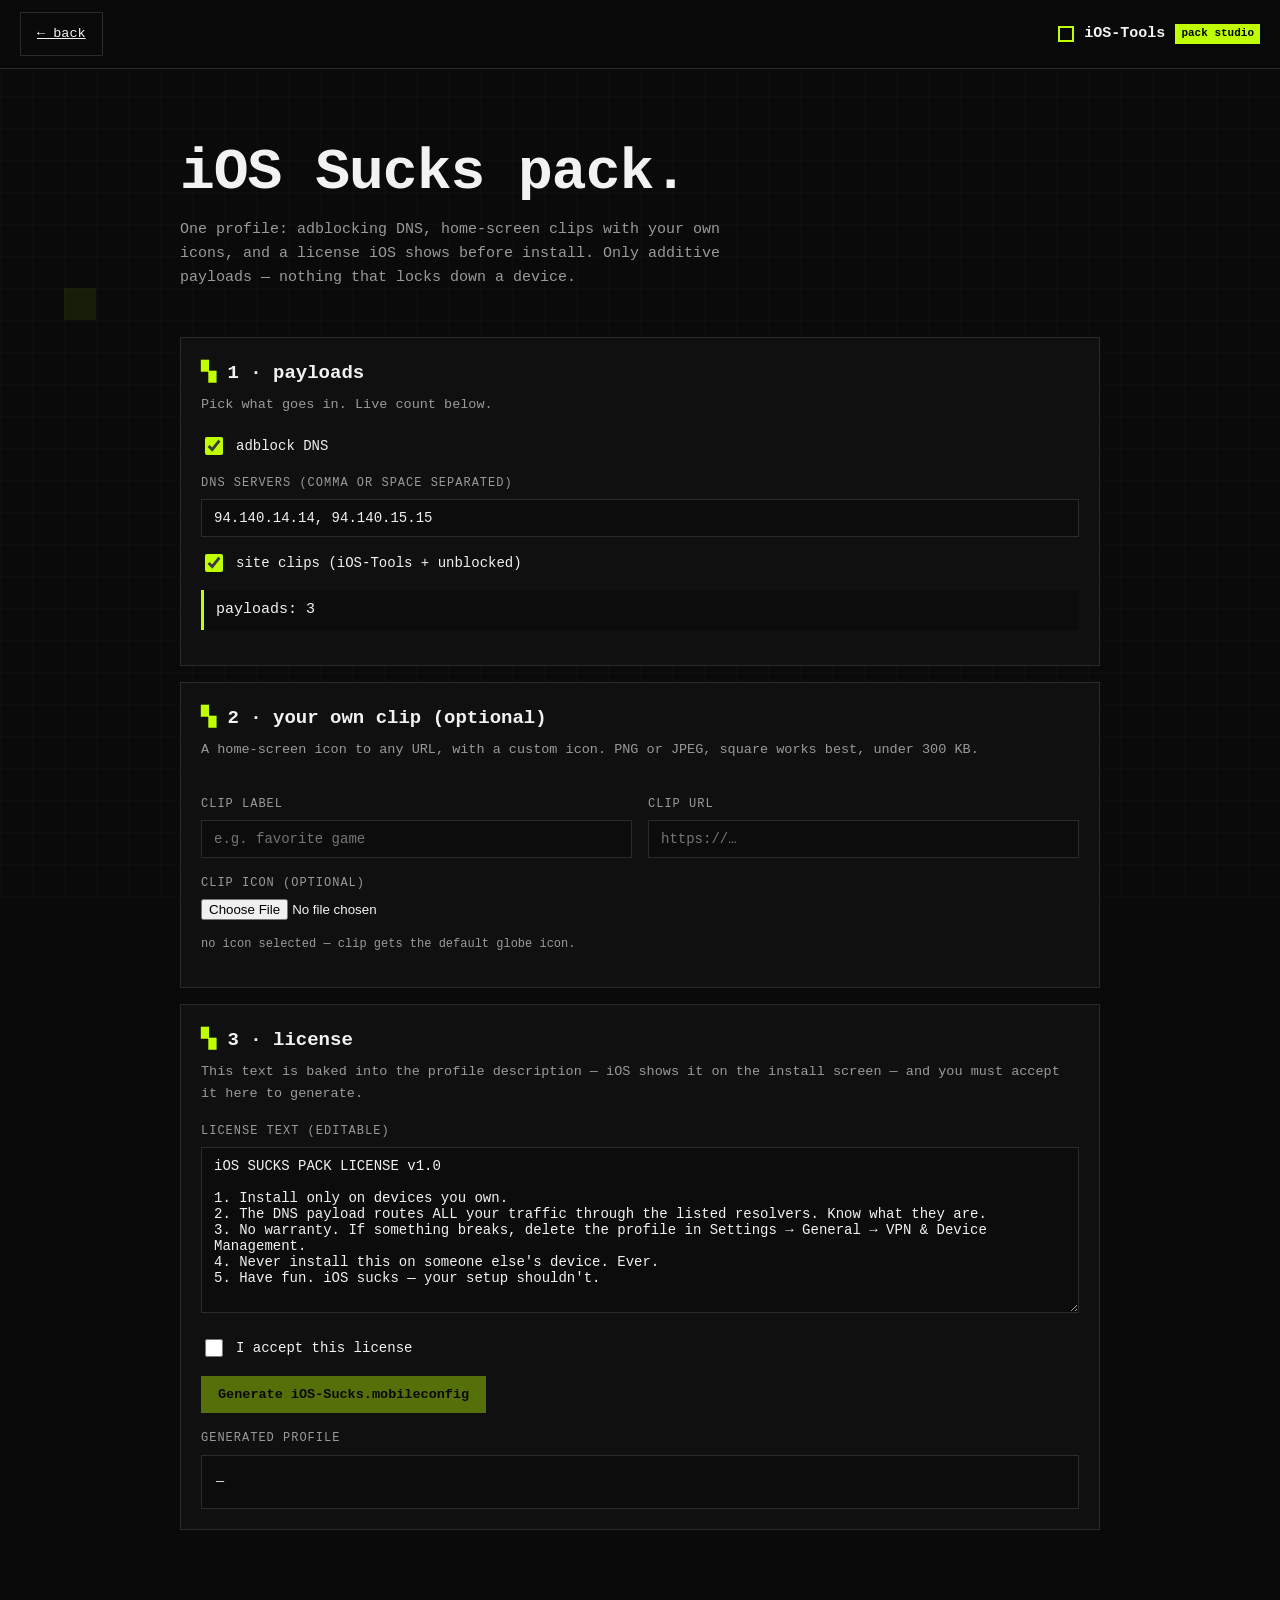
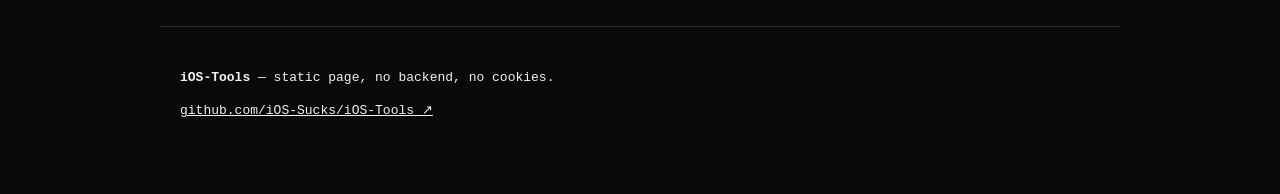
<file: pack.html>
<!DOCTYPE html>
<html lang="en">
<head>
  <meta charset="UTF-8" />
  <meta name="viewport" content="width=device-width, initial-scale=1.0" />
  <title>iOS Sucks pack — studio</title>
  <meta name="description" content="Build your own iOS Sucks starter profile: adblock DNS, web clips with custom icons, and a license shown at install." />
  <link rel="stylesheet" href="styles.css" />
  <link rel="icon" href="data:image/svg+xml,%3Csvg xmlns='http://www.w3.org/2000/svg' viewBox='0 0 16 16'%3E%3Crect width='16' height='16' fill='%230a0a0a'/%3E%3Crect x='3' y='3' width='10' height='10' fill='none' stroke='%23bfff00' stroke-width='2'/%3E%3C/svg%3E" />
</head>
<body>
  <a class="skip" href="#pack">Skip to studio</a>

  <header class="topbar">
    <a class="btn" href="index.html">← back</a>
    <a class="brand" href="index.html" aria-label="iOS-Tools home">
      <span class="brand-box" aria-hidden="true"></span>
      <span>iOS-Tools</span>
      <span class="brand-tag">pack studio</span>
    </a>
  </header>

  <main>
    <section class="hero">
      <h1>iOS Sucks pack.</h1>
      <p class="lede">One profile: adblocking DNS, home-screen clips with your own icons, and a license iOS shows before install. Only additive payloads — nothing that locks down a device.</p>
    </section>

    <section class="section">
      <article id="pack" class="panel reveal">
        <header><h3>1 · payloads</h3><p>Pick what goes in. Live count below.</p></header>
        <div class="checkrow">
          <input id="pack-dns-on" type="checkbox" checked />
          <label for="pack-dns-on">adblock DNS</label>
        </div>
        <label for="pack-dns">DNS servers (comma or space separated)</label>
        <input id="pack-dns" type="text" value="94.140.14.14, 94.140.15.15" autocomplete="off" spellcheck="false" />
        <div class="checkrow">
          <input id="pack-clips-on" type="checkbox" checked />
          <label for="pack-clips-on">site clips (iOS-Tools + unblocked)</label>
        </div>
        <p id="pack-count" class="result" aria-live="polite">payloads: 3</p>
      </article>

      <article class="panel reveal">
        <header><h3>2 · your own clip (optional)</h3><p>A home-screen icon to any URL, with a custom icon. PNG or JPEG, square works best, under 300 KB.</p></header>
        <div class="formgrid">
          <div>
            <label for="pack-custom-label">clip label</label>
            <input id="pack-custom-label" type="text" maxlength="40" autocomplete="off" placeholder="e.g. favorite game" />
          </div>
          <div>
            <label for="pack-custom-url">clip URL</label>
            <input id="pack-custom-url" type="url" autocomplete="off" spellcheck="false" placeholder="https://…" />
          </div>
        </div>
        <label for="pack-icon">clip icon (optional)</label>
        <input id="pack-icon" type="file" accept="image/png,image/jpeg" />
        <p id="pack-icon-info" class="dim small" aria-live="polite">no icon selected — clip gets the default globe icon.</p>
      </article>

      <article class="panel reveal">
        <header><h3>3 · license</h3><p>This text is baked into the profile description — iOS shows it on the install screen — and you must accept it here to generate.</p></header>
        <label for="pack-license">license text (editable)</label>
        <textarea id="pack-license" rows="9" spellcheck="false">iOS SUCKS PACK LICENSE v1.0

1. Install only on devices you own.
2. The DNS payload routes ALL your traffic through the listed resolvers. Know what they are.
3. No warranty. If something breaks, delete the profile in Settings → General → VPN & Device Management.
4. Never install this on someone else's device. Ever.
5. Have fun. iOS sucks — your setup shouldn't.</textarea>
        <div class="checkrow">
          <input id="pack-agree" type="checkbox" />
          <label for="pack-agree">I accept this license</label>
        </div>
        <div class="row">
          <button class="btn primary" id="pack-build" type="button" disabled>Generate iOS-Sucks.mobileconfig</button>
        </div>
        <p id="pack-err" class="err" role="alert" aria-live="assertive"></p>
        <label for="pack-out">generated profile</label>
        <pre class="out"><code id="pack-out">—</code></pre>
      </article>
    </section>
  </main>

  <footer>
    <p><strong>iOS-Tools</strong> — static page, no backend, no cookies.</p>
    <p><a href="https://github.com/iOS-Sucks/iOS-Tools" target="_blank" rel="noopener">github.com/iOS-Sucks/iOS-Tools ↗</a></p>
  </footer>

  <script src="app.js" defer></script>
</body>
</html>
</file>
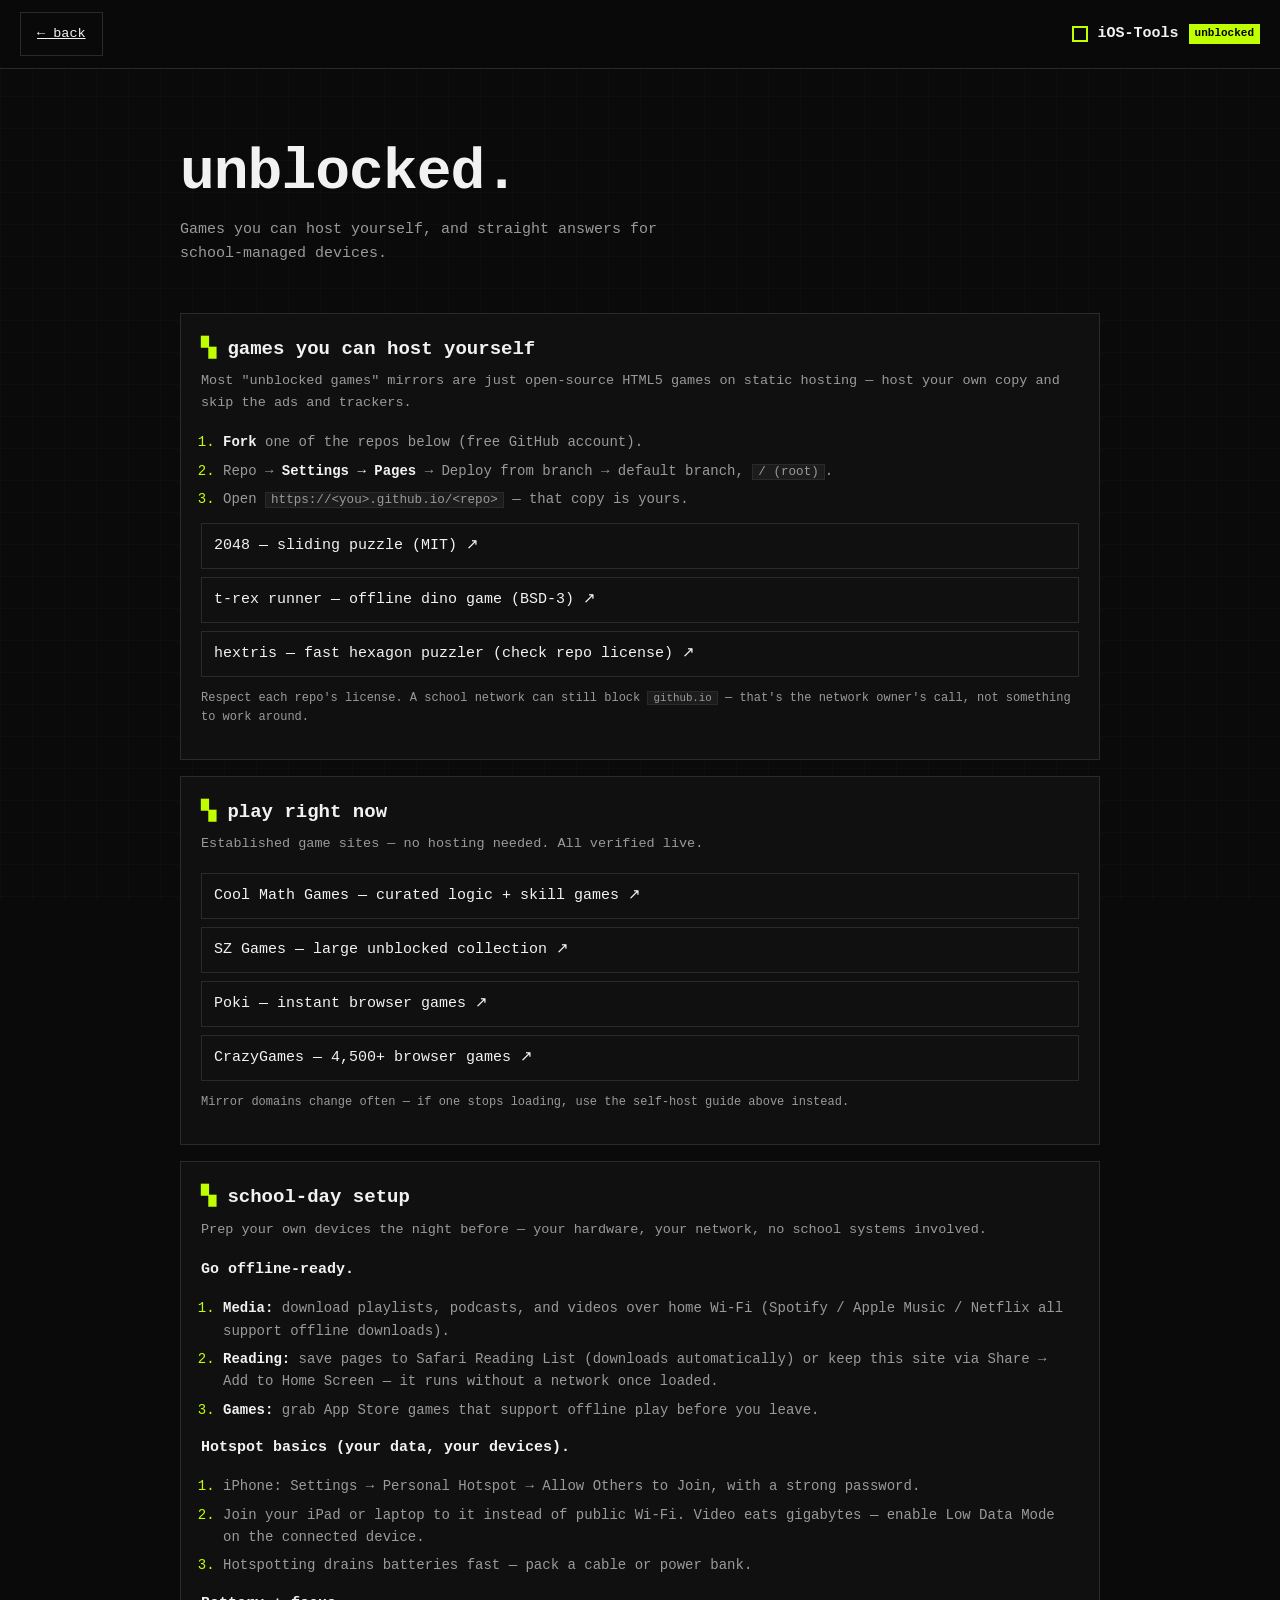
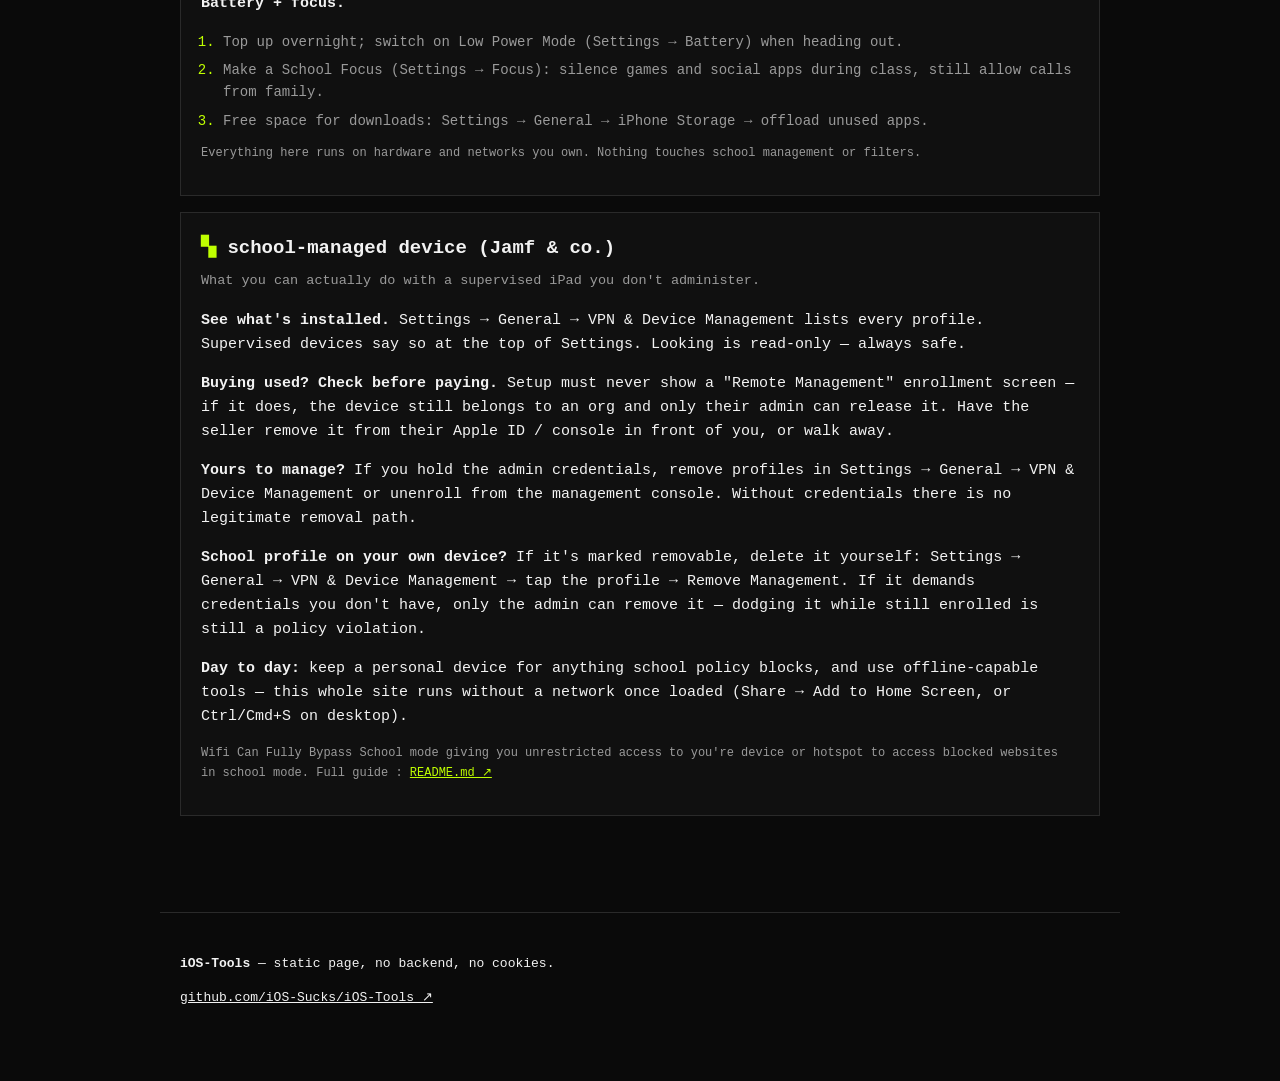
<file: unblocked.html>
<!DOCTYPE html>
<html lang="en">
<head>
  <meta charset="UTF-8" />
  <meta name="viewport" content="width=device-width, initial-scale=1.0" />
  <title>unblocked — iOS-Tools</title>
  <meta name="description" content="Self-hostable open-source games and straight answers for school-managed devices." />
  <link rel="stylesheet" href="styles.css" />
  <link rel="icon" href="data:image/svg+xml,%3Csvg xmlns='http://www.w3.org/2000/svg' viewBox='0 0 16 16'%3E%3Crect width='16' height='16' fill='%230a0a0a'/%3E%3Crect x='3' y='3' width='10' height='10' fill='none' stroke='%23bfff00' stroke-width='2'/%3E%3C/svg%3E" />
</head>
<body>
  <a class="skip" href="#games">Skip to content</a>

  <header class="topbar">
    <a class="btn" href="index.html">← back</a>
    <a class="brand" href="index.html" aria-label="iOS-Tools home">
      <span class="brand-box" aria-hidden="true"></span>
      <span>iOS-Tools</span>
      <span class="brand-tag">unblocked</span>
    </a>
  </header>

  <main>
    <section class="hero">
      <h1>unblocked.</h1>
      <p class="lede">Games you can host yourself, and straight answers for school-managed devices.</p>
    </section>

    <section class="section">
      <article id="games" class="panel reveal">
        <header><h3>games you can host yourself</h3><p>Most "unblocked games" mirrors are just open-source HTML5 games on static hosting — host your own copy and skip the ads and trackers.</p></header>
        <ol class="steps">
          <li><strong>Fork</strong> one of the repos below (free GitHub account).</li>
          <li>Repo → <strong>Settings → Pages</strong> → Deploy from branch → default branch, <code>/ (root)</code>.</li>
          <li>Open <code>https://&lt;you&gt;.github.io/&lt;repo&gt;</code> — that copy is yours.</li>
        </ol>
        <ul class="links" aria-label="Open-source games to self-host">
          <li><a href="https://github.com/gabrielecirulli/2048" target="_blank" rel="noopener">2048 — sliding puzzle (MIT) ↗</a></li>
          <li><a href="https://github.com/wayou/t-rex-runner" target="_blank" rel="noopener">t-rex runner — offline dino game (BSD-3) ↗</a></li>
          <li><a href="https://github.com/Hextris/hextris" target="_blank" rel="noopener">hextris — fast hexagon puzzler (check repo license) ↗</a></li>
        </ul>
        <p class="dim small">Respect each repo's license. A school network can still block <code>github.io</code> — that's the network owner's call, not something to work around.</p>
      </article>

      <article id="play" class="panel reveal">
        <header><h3>play right now</h3><p>Established game sites — no hosting needed. All verified live.</p></header>
        <ul class="links" aria-label="Game sites">
          <li><a href="https://www.coolmathgames.com/" target="_blank" rel="noopener">Cool Math Games — curated logic + skill games ↗</a></li>
          <li><a href="https://szgames.world/" target="_blank" rel="noopener">SZ Games — large unblocked collection ↗</a></li>
          <li><a href="https://poki.com/" target="_blank" rel="noopener">Poki — instant browser games ↗</a></li>
          <li><a href="https://www.crazygames.com/" target="_blank" rel="noopener">CrazyGames — 4,500+ browser games ↗</a></li>
        </ul>
        <p class="dim small">Mirror domains change often — if one stops loading, use the self-host guide above instead.</p>
      </article>

      <article id="school-day" class="panel reveal">
        <header><h3>school-day setup</h3><p>Prep your own devices the night before — your hardware, your network, no school systems involved.</p></header>
        <p><strong>Go offline-ready.</strong></p>
        <ol class="steps">
          <li><strong>Media:</strong> download playlists, podcasts, and videos over home Wi-Fi (Spotify / Apple Music / Netflix all support offline downloads).</li>
          <li><strong>Reading:</strong> save pages to Safari Reading List (downloads automatically) or keep this site via Share → Add to Home Screen — it runs without a network once loaded.</li>
          <li><strong>Games:</strong> grab App Store games that support offline play before you leave.</li>
        </ol>
        <p><strong>Hotspot basics (your data, your devices).</strong></p>
        <ol class="steps">
          <li>iPhone: Settings → Personal Hotspot → Allow Others to Join, with a strong password.</li>
          <li>Join your iPad or laptop to it instead of public Wi-Fi. Video eats gigabytes — enable Low Data Mode on the connected device.</li>
          <li>Hotspotting drains batteries fast — pack a cable or power bank.</li>
        </ol>
        <p><strong>Battery + focus.</strong></p>
        <ol class="steps">
          <li>Top up overnight; switch on Low Power Mode (Settings → Battery) when heading out.</li>
          <li>Make a School Focus (Settings → Focus): silence games and social apps during class, still allow calls from family.</li>
          <li>Free space for downloads: Settings → General → iPhone Storage → offload unused apps.</li>
        </ol>
        <p class="dim small">Everything here runs on hardware and networks you own. Nothing touches school management or filters.</p>
      </article>

      <article id="managed" class="panel reveal">
        <header><h3>school-managed device (Jamf &amp; co.)</h3><p>What you can actually do with a supervised iPad you don't administer.</p></header>
        <p><strong>See what's installed.</strong> Settings → General → VPN &amp; Device Management lists every profile. Supervised devices say so at the top of Settings. Looking is read-only — always safe.</p>
        <p><strong>Buying used? Check before paying.</strong> Setup must never show a "Remote Management" enrollment screen — if it does, the device still belongs to an org and only their admin can release it. Have the seller remove it from their Apple ID / console in front of you, or walk away.</p>
        <p><strong>Yours to manage?</strong> If you hold the admin credentials, remove profiles in Settings → General → VPN &amp; Device Management or unenroll from the management console. Without credentials there is no legitimate removal path.</p>
        <p><strong>School profile on your own device?</strong> If it's marked removable, delete it yourself: Settings → General → VPN &amp; Device Management → tap the profile → Remove Management. If it demands credentials you don't have, only the admin can remove it — dodging it while still enrolled is still a policy violation.</p>
        <p><strong>Day to day:</strong> keep a personal device for anything school policy blocks, and use offline-capable tools — this whole site runs without a network once loaded (Share → Add to Home Screen, or Ctrl/Cmd+S on desktop).</p>
        <p class="dim small">Wifi Can Fully Bypass School mode giving you unrestricted access to you're device or hotspot to access blocked websites in school mode. Full guide : <a class="linklike" href="https://github.com/iOS-Sucks/iOS-Tools/blob/main/README.md" target="_blank" rel="noopener">README.md ↗</a></p>
      </article>
    </section>
  </main>

  <footer>
    <p><strong>iOS-Tools</strong> — static page, no backend, no cookies.</p>
    <p><a href="https://github.com/iOS-Sucks/iOS-Tools" target="_blank" rel="noopener">github.com/iOS-Sucks/iOS-Tools ↗</a></p>
  </footer>

  <script src="app.js" defer></script>
</body>
</html>
</file>
<file: styles.css>
/* iOS-Tools — minimal square theme. black/white + lime rgb(191,255,0). */
:root {
  --bg: #0a0a0a;
  --bg2: #111111;
  --panel: #101010;
  --line: #2a2a2a;
  --fg: #f2f2f2;
  --dim: #9a9a9a;
  --lime: rgb(191, 255, 0);
  --lime-dim: rgba(191, 255, 0, 0.14);
  --err: #ff5d5d;
  --mono: ui-monospace, "JetBrains Mono", "SF Mono", Menlo, Consolas, monospace;
}

* { box-sizing: border-box; border-radius: 0 !important; }
html { scroll-behavior: smooth; }
body {
  margin: 0;
  background: var(--bg);
  color: var(--fg);
  font-family: var(--mono);
  font-size: 15px;
  line-height: 1.6;
  -webkit-font-smoothing: antialiased;
}

/* square grid backdrop */
body::before {
  content: "";
  position: fixed;
  inset: 0;
  pointer-events: none;
  background-image:
    linear-gradient(rgba(255,255,255,0.02) 1px, transparent 1px),
    linear-gradient(90deg, rgba(255,255,255,0.02) 1px, transparent 1px);
  background-size: 32px 32px;
}

::selection { background: var(--lime); color: #000; }
a { color: var(--fg); }
a:hover { color: var(--lime); }
code { background: #1c1c1c; padding: 0 5px; border: 1px solid var(--line); font-size: 0.9em; }

.skip {
  position: absolute; left: -999px; top: 0;
  background: var(--lime); color: #000; padding: 8px 12px; z-index: 99;
}
.skip:focus { left: 8px; top: 8px; }

/* top bar */
.topbar {
  position: sticky; top: 0; z-index: 50;
  display: flex; justify-content: space-between; align-items: center;
  padding: 12px 20px;
  background: rgba(10,10,10,0.92);
  backdrop-filter: blur(8px);
  border-bottom: 1px solid var(--line);
}
.brand { display: flex; align-items: center; gap: 10px; text-decoration: none; font-weight: 700; }
.brand-box { width: 16px; height: 16px; border: 2px solid var(--lime); display: inline-block; transition: transform .25s, background .25s; }
.brand:hover .brand-box { background: var(--lime); transform: rotate(90deg); }
.brand-tag { font-size: 11px; color: #000; background: var(--lime); padding: 1px 6px; }
.topbar nav { display: flex; gap: 4px; }
.topbar nav a { text-decoration: none; padding: 6px 10px; border: 1px solid transparent; font-size: 13px; }
.topbar nav a:hover { border-color: var(--lime); color: var(--lime); }

main { max-width: 960px; margin: 0 auto; padding: 0 20px 80px; }

/* hero */
.hero { padding: 56px 0 32px; }
.hero h1 { font-size: clamp(34px, 6vw, 58px); line-height: 1.04; margin: 18px 0 12px; letter-spacing: -1px; }
.lede { color: var(--dim); max-width: 60ch; }

.dim { color: var(--dim); }
.small { font-size: 12px; }

.hero-actions { display: flex; gap: 10px; flex-wrap: wrap; margin: 8px 0 26px; }
.stats { display: grid; grid-template-columns: repeat(4, 1fr); border: 1px solid var(--line); margin: 0; }
.stats div { padding: 12px; border-right: 1px solid var(--line); }
.stats div:last-child { border-right: 0; }
.stats dt { font-size: 11px; color: var(--dim); }
.stats dd { margin: 0; font-size: 20px; color: var(--lime); }

/* sections */
.index { padding: 20px 0; }
h2 { font-size: 15px; text-transform: uppercase; letter-spacing: 2px; border-bottom: 1px solid var(--line); padding-bottom: 10px; margin: 48px 0 18px; }
.h-num { color: #000; background: var(--lime); padding: 1px 7px; margin-right: 8px; }
.h-sub { color: var(--dim); text-transform: none; letter-spacing: 0; }

.grid.cards { display: grid; grid-template-columns: repeat(auto-fill, minmax(240px, 1fr)); gap: 1px; background: var(--line); border: 1px solid var(--line); }
.card {
  background: var(--panel); padding: 14px 16px; text-decoration: none;
  display: flex; flex-direction: column; gap: 6px; min-height: 132px;
  transition: background .2s;
  position: relative;
}
.card svg { width: 26px; height: 26px; fill: none; stroke: var(--lime); stroke-width: 1.6; }
.card strong { font-size: 15px; }
.card span { color: var(--dim); font-size: 13px; flex: 1; }
.card em { font-style: normal; font-size: 11px; color: var(--dim); border-top: 1px dashed var(--line); padding-top: 8px; }
.card:hover { background: var(--lime-dim); }
.card:hover strong { color: var(--lime); }
.card::after { content: "→"; position: absolute; top: 16px; right: 16px; color: var(--dim); transition: transform .2s, color .2s; }
.card:hover::after { transform: translate(3px, -3px); color: var(--lime); }

.section { scroll-margin-top: 70px; }
.panel { border: 1px solid var(--line); background: var(--panel); padding: 20px; margin-bottom: 16px; scroll-margin-top: 70px; }
.panel > header h3 { margin: 0 0 6px; font-size: 19px; }
.panel > header h3::before { content: "▚ "; color: var(--lime); }
.panel > header p { color: var(--dim); margin: 0 0 18px; font-size: 13.5px; }

label { display: block; font-size: 12px; color: var(--dim); text-transform: uppercase; letter-spacing: 1px; margin: 16px 0 6px; }
input[type="text"], input[type="url"], select, textarea {
  width: 100%; background: #0c0c0c; color: var(--fg);
  border: 1px solid var(--line); padding: 10px 12px;
  font-family: var(--mono); font-size: 14px;
}
input:focus, select:focus, textarea:focus, button:focus-visible, .drop:focus {
  outline: 2px solid var(--lime); outline-offset: 1px;
}
select { cursor: pointer; }
textarea { resize: vertical; min-height: 90px; }
.formgrid { display: grid; grid-template-columns: 1fr 1fr; gap: 0 16px; }
.checkrow { display: flex; gap: 10px; align-items: center; margin-top: 14px; }
.checkrow label { margin: 0; text-transform: none; letter-spacing: 0; font-size: 14px; color: var(--fg); }
input[type="checkbox"] { width: 18px; height: 18px; accent-color: var(--lime); }

.row { display: flex; gap: 10px; flex-wrap: wrap; margin-top: 16px; }
.btn {
  font-family: var(--mono); font-size: 13.5px; cursor: pointer;
  background: transparent; color: var(--fg);
  border: 1px solid var(--line); padding: 10px 16px;
  transition: background .15s, color .15s, border-color .15s, transform .1s;
}
.btn:hover { border-color: var(--lime); color: var(--lime); }
.btn:active { transform: translateY(1px); }
.btn.primary { background: var(--lime); border-color: var(--lime); color: #000; font-weight: 700; }
.btn.primary:hover { background: #d4ff4d; color: #000; }
.btn:disabled { opacity: 0.4; cursor: not-allowed; }
.linklike { color: var(--lime); text-decoration: underline; cursor: pointer; }

.drop {
  border: 1px dashed var(--dim); padding: 26px; text-align: center;
  margin-bottom: 6px; cursor: pointer; transition: border-color .2s, background .2s;
}
.drop:hover, .drop.over { border-color: var(--lime); background: var(--lime-dim); }

.out {
  background: #0c0c0c; border: 1px solid var(--line);
  padding: 14px; overflow-x: auto; max-height: 340px; overflow-y: auto;
  margin: 6px 0 0; white-space: pre-wrap; word-break: break-word;
}
.out code { background: none; border: 0; padding: 0; }
.result { border-left: 3px solid var(--lime); padding: 8px 12px; background: #0c0c0c; }
.err { color: var(--err); font-size: 13px; min-height: 1.2em; margin: 10px 0 0; }
.err:empty { display: none; }

.summary { margin-top: 14px; }
.summary table { width: 100%; border-collapse: collapse; font-size: 13px; }
.summary th, .summary td { text-align: left; border: 1px solid var(--line); padding: 7px 10px; }
.summary th { color: var(--dim); font-weight: 400; width: 220px; background: #0c0c0c; }

.links { list-style: none; padding: 0; margin: 12px 0 0; display: flex; flex-direction: column; gap: 8px; }
.links a { display: block; border: 1px solid var(--line); padding: 10px 12px; text-decoration: none; }
.links a:hover { border-color: var(--lime); }

.steps { padding-left: 22px; margin: 12px 0; color: var(--dim); font-size: 14px; }
.steps li { margin-bottom: 6px; }
.steps li::marker { color: var(--lime); }
.steps strong { color: var(--fg); }

.swatch { width: 100%; height: 44px; border: 1px solid var(--line); margin-top: 12px; }

.btn.small { padding: 6px 10px; font-size: 12px; }
.vault-list { list-style: none; padding: 0; margin: 12px 0 0; display: flex; flex-direction: column; gap: 8px; }
.vault-item { border: 1px solid var(--line); background: #0c0c0c; padding: 10px 12px; display: grid; gap: 8px; }
.v-head { display: flex; justify-content: space-between; align-items: baseline; gap: 8px; }
.v-label { font-weight: 700; overflow-wrap: anywhere; }
.v-time { color: var(--dim); font-size: 11px; white-space: nowrap; }
.v-value { font-size: 13px; overflow-wrap: anywhere; }
.v-actions { display: flex; gap: 8px; flex-wrap: wrap; }

footer { border-top: 1px solid var(--line); padding: 28px 20px 60px; max-width: 960px; margin: 0 auto; font-size: 13px; }

/* animated accent tiles (JS lights a few at random; static grid stays as backdrop) */
.tiles { position: fixed; inset: 0; z-index: 0; pointer-events: none; display: grid; }
.tile { opacity: 0; transition: opacity 1.4s ease; }
.tile.lit { background: var(--lime); opacity: 0.08; }
body > header, body > main, body > footer { position: relative; z-index: 1; }
.reveal { opacity: 0; transform: translateY(14px); transition: opacity .5s ease, transform .5s ease; }
.reveal.in { opacity: 1; transform: none; }

@media (max-width: 640px) {
  .formgrid { grid-template-columns: 1fr; }
  .stats { grid-template-columns: repeat(2, 1fr); }
  .stats div:nth-child(2) { border-right: 0; }
  .stats div { border-bottom: 1px solid var(--line); }
  .topbar nav a:not(:last-child) { display: none; }
}

@media (prefers-reduced-motion: reduce) {
  *, *::before, *::after { animation: none !important; transition: none !important; }
  html { scroll-behavior: auto; }
  .reveal { opacity: 1; transform: none; }
}
</file>
